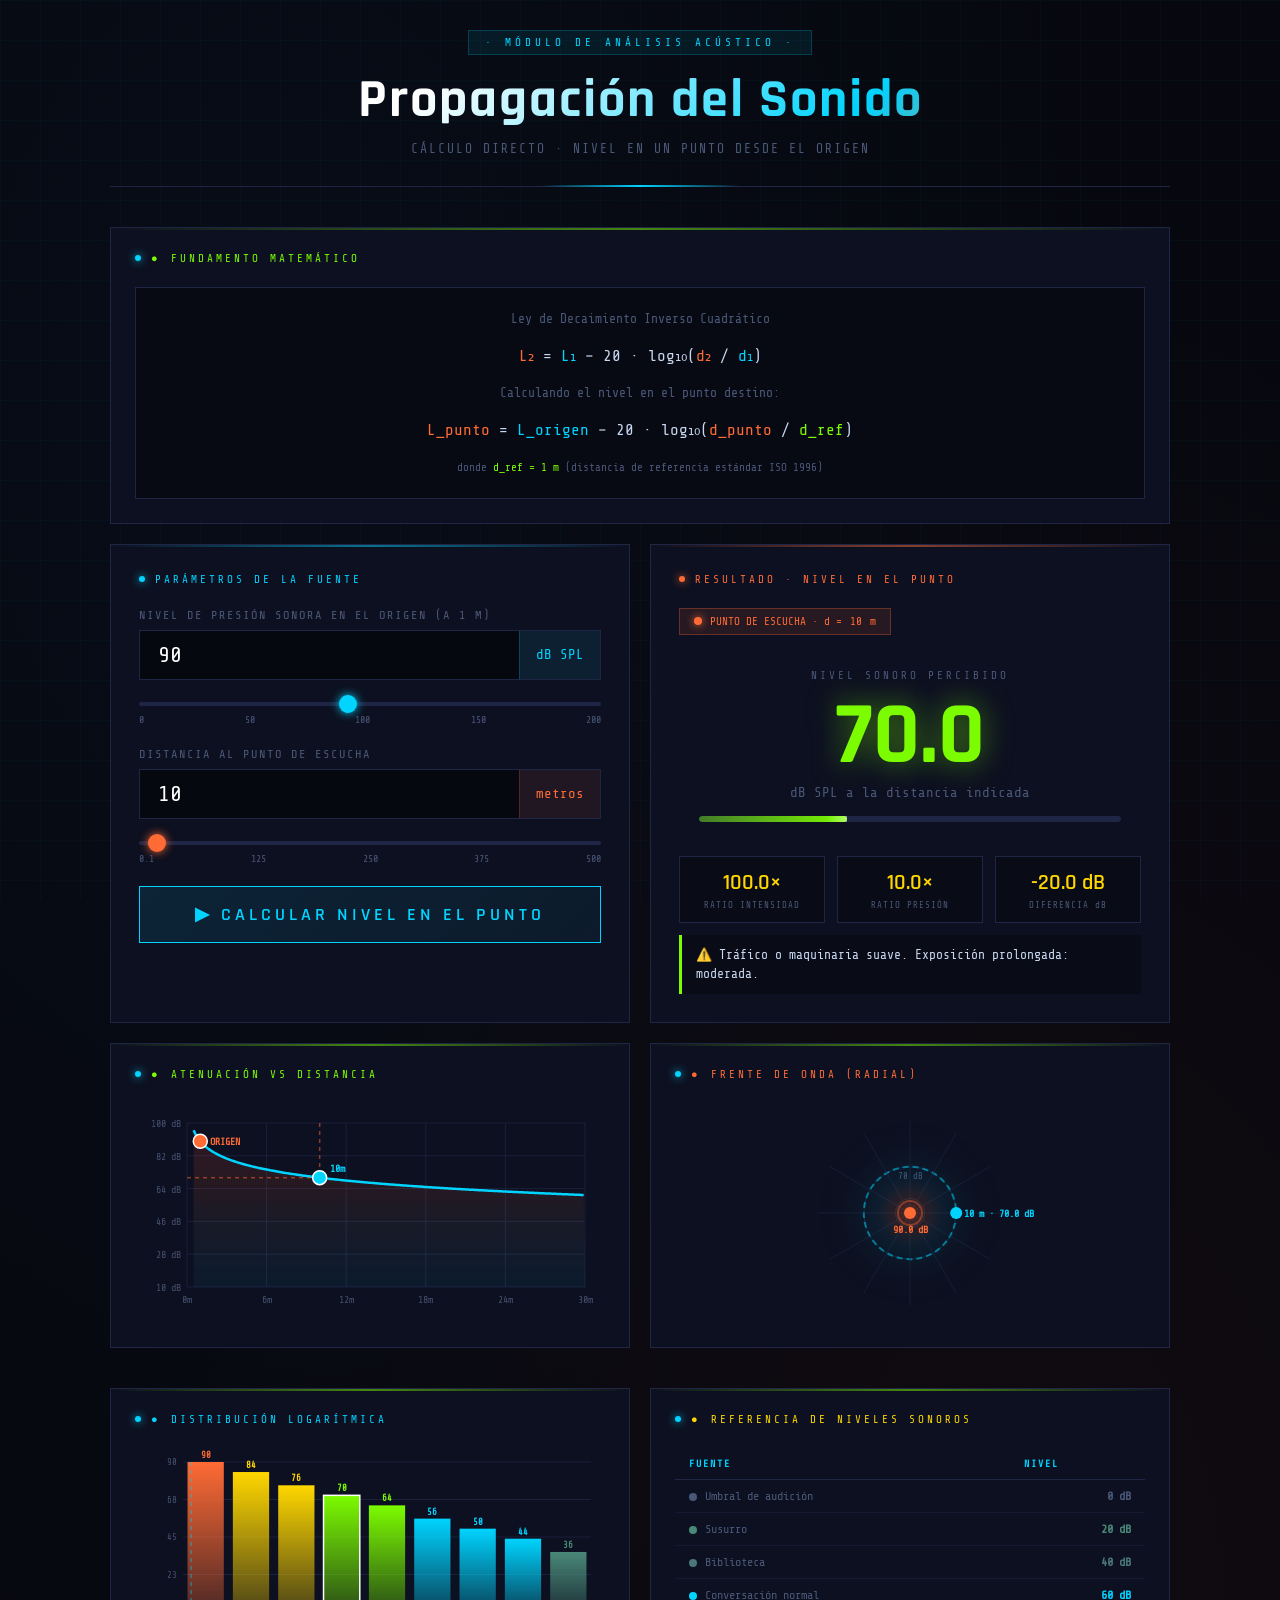
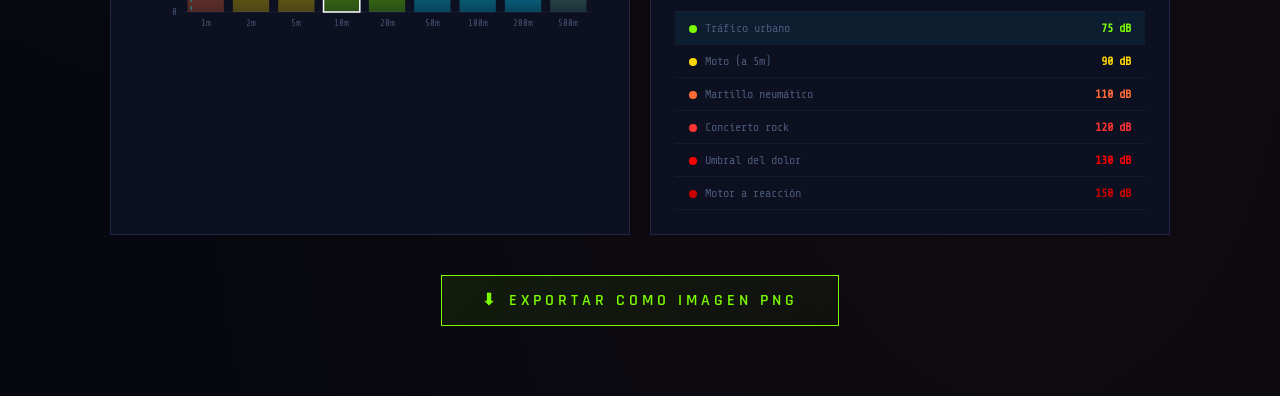
<file: mediciones_sonido/sonido-en-punto.html>
<!DOCTYPE html>
<html lang="es">
<head>
<meta charset="UTF-8">
<meta name="viewport" content="width=device-width, initial-scale=1.0">
<title>Propagación del Sonido · Nivel en un Punto</title>
<link href="https://fonts.googleapis.com/css2?family=Rajdhani:wght@300;400;500;600;700&family=Share+Tech+Mono&family=Exo+2:wght@200;300;400;600&display=swap" rel="stylesheet">
<style>
  :root {
    --bg: #07080f;
    --panel: #0d1020;
    --panel2: #111528;
    --border: #1e2545;
    --accent: #00d4ff;
    --accent2: #ff6b35;
    --accent3: #7cfc00;
    --gold: #ffd700;
    --text: #c8d8f0;
    --text-dim: #4a5878;
    --glow: 0 0 20px rgba(0,212,255,0.3);
    --glow2: 0 0 20px rgba(255,107,53,0.3);
  }

  * { margin: 0; padding: 0; box-sizing: border-box; }

  body {
    background: var(--bg);
    color: var(--text);
    font-family: 'Exo 2', sans-serif;
    min-height: 100vh;
    overflow-x: hidden;
    background-image:
      radial-gradient(ellipse at 20% 20%, rgba(0,100,180,0.05) 0%, transparent 60%),
      radial-gradient(ellipse at 80% 80%, rgba(255,80,30,0.04) 0%, transparent 60%);
  }

  /* GRID DE FONDO */
  body::before {
    content: '';
    position: fixed;
    inset: 0;
    background-image:
      linear-gradient(rgba(0,212,255,0.03) 1px, transparent 1px),
      linear-gradient(90deg, rgba(0,212,255,0.03) 1px, transparent 1px);
    background-size: 40px 40px;
    pointer-events: none;
    z-index: 0;
  }

  .container {
    max-width: 1100px;
    margin: 0 auto;
    padding: 30px 20px 60px;
    position: relative;
    z-index: 1;
  }

  /* HEADER */
  header {
    text-align: center;
    margin-bottom: 40px;
    padding-bottom: 30px;
    border-bottom: 1px solid var(--border);
    position: relative;
  }
  header::after {
    content: '';
    position: absolute;
    bottom: -1px;
    left: 50%;
    transform: translateX(-50%);
    width: 200px;
    height: 2px;
    background: linear-gradient(90deg, transparent, var(--accent), transparent);
  }

  .badge {
    display: inline-block;
    font-family: 'Share Tech Mono', monospace;
    font-size: 11px;
    letter-spacing: 4px;
    color: var(--accent);
    background: rgba(0,212,255,0.08);
    border: 1px solid rgba(0,212,255,0.2);
    padding: 5px 16px;
    margin-bottom: 16px;
    text-transform: uppercase;
  }

  h1 {
    font-family: 'Rajdhani', sans-serif;
    font-size: clamp(2rem, 5vw, 3.4rem);
    font-weight: 700;
    letter-spacing: 2px;
    line-height: 1.1;
    background: linear-gradient(135deg, #fff 30%, var(--accent) 70%, var(--accent2) 100%);
    -webkit-background-clip: text;
    -webkit-text-fill-color: transparent;
    background-clip: text;
  }

  .subtitle {
    margin-top: 10px;
    font-size: 13px;
    color: var(--text-dim);
    letter-spacing: 2px;
    font-family: 'Share Tech Mono', monospace;
  }

  /* LAYOUT PRINCIPAL */
  .main-grid {
    display: grid;
    grid-template-columns: 1fr 1fr;
    gap: 20px;
    margin-bottom: 20px;
  }
  @media(max-width: 700px) { .main-grid { grid-template-columns: 1fr; } }

  /* PANELES */
  .panel {
    background: var(--panel);
    border: 1px solid var(--border);
    padding: 28px;
    position: relative;
    overflow: hidden;
  }
  .panel::before {
    content: '';
    position: absolute;
    top: 0; left: 0; right: 0;
    height: 2px;
    background: linear-gradient(90deg, transparent, var(--accent), transparent);
    opacity: 0.5;
  }
  .panel.accent2::before {
    background: linear-gradient(90deg, transparent, var(--accent2), transparent);
  }
  .panel.accent3::before {
    background: linear-gradient(90deg, transparent, var(--accent3), transparent);
  }

  .panel-title {
    font-family: 'Share Tech Mono', monospace;
    font-size: 11px;
    letter-spacing: 3px;
    color: var(--accent);
    text-transform: uppercase;
    margin-bottom: 22px;
    display: flex;
    align-items: center;
    gap: 10px;
  }
  .panel-title::before {
    content: '';
    width: 6px; height: 6px;
    background: var(--accent);
    border-radius: 50%;
    box-shadow: 0 0 8px var(--accent);
    flex-shrink: 0;
  }
  .panel.accent2 .panel-title { color: var(--accent2); }
  .panel.accent2 .panel-title::before { background: var(--accent2); box-shadow: 0 0 8px var(--accent2); }
  .panel.accent3 .panel-title { color: var(--accent3); }
  .panel.accent3 .panel-title::before { background: var(--accent3); box-shadow: 0 0 8px var(--accent3); }

  /* INPUTS */
  .input-group {
    margin-bottom: 22px;
  }
  .input-label {
    display: block;
    font-size: 12px;
    letter-spacing: 2px;
    color: var(--text-dim);
    margin-bottom: 8px;
    font-family: 'Share Tech Mono', monospace;
    text-transform: uppercase;
  }
  .input-row {
    display: flex;
    align-items: stretch;
    gap: 0;
  }
  .input-field {
    flex: 1;
    background: rgba(0,0,0,0.5);
    border: 1px solid var(--border);
    border-right: none;
    color: #fff;
    font-family: 'Share Tech Mono', monospace;
    font-size: 22px;
    padding: 12px 18px;
    outline: none;
    transition: border-color 0.2s, box-shadow 0.2s;
    -moz-appearance: textfield;
  }
  .input-field::-webkit-outer-spin-button,
  .input-field::-webkit-inner-spin-button { -webkit-appearance: none; }
  .input-field:focus {
    border-color: var(--accent);
    box-shadow: inset 0 0 15px rgba(0,212,255,0.05), 0 0 10px rgba(0,212,255,0.15);
  }
  .input-unit {
    background: rgba(0,212,255,0.08);
    border: 1px solid var(--border);
    border-left: 1px solid rgba(0,212,255,0.2);
    padding: 12px 16px;
    font-family: 'Share Tech Mono', monospace;
    font-size: 14px;
    color: var(--accent);
    display: flex;
    align-items: center;
    white-space: nowrap;
  }

  /* SLIDER */
  .slider-wrap {
    margin-top: 10px;
  }
  input[type="range"] {
    -webkit-appearance: none;
    width: 100%;
    height: 4px;
    background: var(--border);
    outline: none;
    border-radius: 2px;
    cursor: pointer;
  }
  input[type="range"]::-webkit-slider-thumb {
    -webkit-appearance: none;
    width: 18px; height: 18px;
    background: var(--accent);
    border-radius: 50%;
    box-shadow: 0 0 10px var(--accent);
    cursor: pointer;
    transition: transform 0.1s;
  }
  input[type="range"]::-webkit-slider-thumb:hover { transform: scale(1.2); }
  input[type="range"].orange::-webkit-slider-thumb { background: var(--accent2); box-shadow: 0 0 10px var(--accent2); }
  .slider-marks {
    display: flex;
    justify-content: space-between;
    margin-top: 5px;
    font-family: 'Share Tech Mono', monospace;
    font-size: 10px;
    color: var(--text-dim);
  }

  /* BOTÓN */
  .calc-btn {
    width: 100%;
    background: linear-gradient(135deg, rgba(0,212,255,0.1), rgba(0,212,255,0.05));
    border: 1px solid var(--accent);
    color: var(--accent);
    font-family: 'Rajdhani', sans-serif;
    font-size: 18px;
    font-weight: 600;
    letter-spacing: 4px;
    padding: 16px;
    cursor: pointer;
    text-transform: uppercase;
    transition: all 0.2s;
    position: relative;
    overflow: hidden;
  }
  .calc-btn::before {
    content: '';
    position: absolute;
    top: 50%; left: -100%;
    width: 100%; height: 100%;
    background: linear-gradient(90deg, transparent, rgba(0,212,255,0.15), transparent);
    transform: translateY(-50%);
    transition: left 0.4s;
  }
  .calc-btn:hover { background: rgba(0,212,255,0.15); box-shadow: var(--glow); }
  .calc-btn:hover::before { left: 100%; }
  .calc-btn:active { transform: scale(0.99); }

  /* RESULTADO */
  .result-display {
    text-align: center;
    padding: 20px;
  }
  .result-label {
    font-family: 'Share Tech Mono', monospace;
    font-size: 11px;
    letter-spacing: 3px;
    color: var(--text-dim);
    text-transform: uppercase;
    margin-bottom: 10px;
  }
  .result-value {
    font-family: 'Rajdhani', sans-serif;
    font-size: clamp(3rem, 8vw, 5.5rem);
    font-weight: 700;
    line-height: 1;
    transition: all 0.5s;
    position: relative;
  }
  .result-value.cyan { color: var(--accent); text-shadow: 0 0 30px rgba(0,212,255,0.5); }
  .result-value.orange { color: var(--accent2); text-shadow: 0 0 30px rgba(255,107,53,0.5); }
  .result-value.green { color: var(--accent3); text-shadow: 0 0 30px rgba(124,252,0,0.5); }
  .result-value.red { color: #ff3333; text-shadow: 0 0 30px rgba(255,51,51,0.5); }
  .result-unit {
    font-family: 'Share Tech Mono', monospace;
    font-size: 14px;
    color: var(--text-dim);
    margin-top: 5px;
  }

  .meter-bar {
    height: 6px;
    background: var(--border);
    border-radius: 3px;
    margin-top: 16px;
    overflow: hidden;
    position: relative;
  }
  .meter-fill {
    height: 100%;
    border-radius: 3px;
    transition: width 0.8s cubic-bezier(0.25, 1, 0.5, 1), background 0.5s;
    width: 0%;
    position: relative;
  }
  .meter-fill::after {
    content: '';
    position: absolute;
    right: 0; top: 0; bottom: 0;
    width: 20px;
    background: linear-gradient(90deg, transparent, rgba(255,255,255,0.4));
  }

  /* INTERPRETACIÓN */
  .interpretation {
    margin-top: 12px;
    padding: 10px 14px;
    background: rgba(0,0,0,0.3);
    border-left: 3px solid var(--accent);
    font-size: 13px;
    font-family: 'Share Tech Mono', monospace;
    color: var(--text);
    line-height: 1.5;
    transition: border-color 0.3s;
  }

  /* FORMULA */
  .formula-box {
    background: rgba(0,0,0,0.4);
    border: 1px solid var(--border);
    padding: 18px;
    font-family: 'Share Tech Mono', monospace;
    font-size: 13px;
    color: var(--text-dim);
    line-height: 2;
    text-align: center;
  }
  .formula-box .eq {
    font-size: 16px;
    color: var(--text);
    margin: 8px 0;
    display: block;
  }
  .formula-box span.hl { color: var(--accent); }
  .formula-box span.hl2 { color: var(--accent2); }
  .formula-box span.hl3 { color: var(--accent3); }

  /* CANVAS */
  canvas {
    width: 100%;
    display: block;
    background: transparent;
  }

  .chart-panel {
    background: var(--panel);
    border: 1px solid var(--border);
    padding: 24px;
    margin-bottom: 20px;
    position: relative;
  }
  .chart-panel::before {
    content: '';
    position: absolute;
    top: 0; left: 0; right: 0;
    height: 2px;
    background: linear-gradient(90deg, transparent, var(--accent3), transparent);
    opacity: 0.5;
  }

  .charts-grid {
    display: grid;
    grid-template-columns: 1fr 1fr;
    gap: 20px;
    margin-bottom: 20px;
  }
  @media(max-width: 700px) { .charts-grid { grid-template-columns: 1fr; } }

  /* TABLA DE REFERENCIA */
  .ref-table {
    width: 100%;
    border-collapse: collapse;
    font-family: 'Share Tech Mono', monospace;
    font-size: 12px;
  }
  .ref-table th {
    text-align: left;
    padding: 10px 14px;
    color: var(--accent);
    border-bottom: 1px solid var(--border);
    letter-spacing: 2px;
    font-size: 10px;
    text-transform: uppercase;
  }
  .ref-table td {
    padding: 9px 14px;
    border-bottom: 1px solid rgba(30,37,69,0.5);
    color: var(--text-dim);
    transition: color 0.3s;
  }
  .ref-table tr:hover td { color: var(--text); background: rgba(0,212,255,0.03); }
  .ref-table td:last-child { text-align: right; }
  .dot {
    display: inline-block;
    width: 8px; height: 8px;
    border-radius: 50%;
    margin-right: 8px;
    vertical-align: middle;
  }

  /* ONDAS ANIMADAS */
  .wave-visual {
    position: relative;
    height: 80px;
    overflow: hidden;
    margin: 16px 0;
  }

  /* INDICADOR DE RATIO */
  .ratio-display {
    display: flex;
    gap: 12px;
    margin-top: 14px;
  }
  .ratio-item {
    flex: 1;
    background: rgba(0,0,0,0.3);
    border: 1px solid var(--border);
    padding: 12px;
    text-align: center;
  }
  .ratio-item .r-val {
    font-family: 'Rajdhani', sans-serif;
    font-size: 22px;
    font-weight: 600;
    color: var(--gold);
  }
  .ratio-item .r-label {
    font-family: 'Share Tech Mono', monospace;
    font-size: 9px;
    color: var(--text-dim);
    letter-spacing: 1px;
    margin-top: 3px;
  }

  .full-panel {
    grid-column: 1 / -1;
  }

  /* BOTÓN EXPORTAR */
  .export-btn {
    display: inline-flex;
    align-items: center;
    gap: 10px;
    background: linear-gradient(135deg, rgba(124,252,0,0.08), rgba(124,252,0,0.03));
    border: 1px solid var(--accent3);
    color: var(--accent3);
    font-family: 'Rajdhani', sans-serif;
    font-size: 16px;
    font-weight: 600;
    letter-spacing: 4px;
    padding: 14px 40px;
    cursor: pointer;
    text-transform: uppercase;
    transition: all 0.25s;
    position: relative;
    overflow: hidden;
  }
  .export-btn::before {
    content: '';
    position: absolute;
    top: 50%; left: -100%;
    width: 100%; height: 100%;
    background: linear-gradient(90deg, transparent, rgba(124,252,0,0.12), transparent);
    transform: translateY(-50%);
    transition: left 0.4s;
  }
  .export-btn:hover { background: rgba(124,252,0,0.12); box-shadow: 0 0 20px rgba(124,252,0,0.25); }
  .export-btn:hover::before { left: 100%; }
  .export-btn:active { transform: scale(0.99); }
  .export-btn:disabled { opacity: 0.5; cursor: not-allowed; }
  .export-btn.loading { animation: pulse-border 0.8s infinite; }

  /* ANIMACIÓN PULSO */
  @keyframes pulse-border {
    0%, 100% { opacity: 0.5; }
    50% { opacity: 1; }
  }
  @keyframes fade-in-up {
    from { opacity: 0; transform: translateY(10px); }
    to { opacity: 1; transform: translateY(0); }
  }
  .animated { animation: fade-in-up 0.4s ease forwards; }

  /* PUNTO ORIGEN INDICADOR */
  .origin-badge {
    display: inline-flex;
    align-items: center;
    gap: 8px;
    background: rgba(255,107,53,0.1);
    border: 1px solid rgba(255,107,53,0.3);
    padding: 6px 14px;
    font-family: 'Share Tech Mono', monospace;
    font-size: 11px;
    color: var(--accent2);
    margin-bottom: 14px;
  }
  .origin-dot {
    width: 8px; height: 8px;
    background: var(--accent2);
    border-radius: 50%;
    animation: pulse-border 1.5s infinite;
    box-shadow: 0 0 8px var(--accent2);
  }
</style>
</head>
<body>
<div class="container">

  <header>
    <div class="badge">· MÓDULO DE ANÁLISIS ACÚSTICO ·</div>
    <h1>Propagación del Sonido</h1>
    <p class="subtitle">CÁLCULO DIRECTO · NIVEL EN UN PUNTO DESDE EL ORIGEN</p>
  </header>

  <!-- FÓRMULA -->
  <div class="chart-panel" style="margin-bottom:20px;">
    <div class="panel-title" style="color:var(--accent3)">
      <span style="color:var(--accent3)">●</span> FUNDAMENTO MATEMÁTICO
    </div>
    <div class="formula-box">
      <span>Ley de Decaimiento Inverso Cuadrático</span>
      <span class="eq">
        <span class="hl2">L₂</span> = <span class="hl">L₁</span> − 20 · log₁₀(<span class="hl2">d₂</span> / <span class="hl">d₁</span>)
      </span>
      <span>Calculando el nivel en el punto destino:</span>
      <span class="eq">
        <span class="hl2">L_punto</span> = <span class="hl">L_origen</span> − 20 · log₁₀(<span class="hl2">d_punto</span> / <span class="hl3">d_ref</span>)
      </span>
      <span style="font-size:11px">donde <span class="hl3">d_ref = 1 m</span> (distancia de referencia estándar ISO 1996)</span>
    </div>
  </div>

  <!-- INPUTS + RESULTADO -->
  <div class="main-grid">
    <!-- PANEL DE ENTRADA -->
    <div class="panel">
      <div class="panel-title">PARÁMETROS DE LA FUENTE</div>

      <div class="input-group">
        <label class="input-label">Nivel de Presión Sonora en el Origen (a 1 m)</label>
        <div class="input-row">
          <input class="input-field" type="number" id="db-input" value="90" min="0" max="200" step="0.5">
          <div class="input-unit">dB SPL</div>
        </div>
        <div class="slider-wrap">
          <input type="range" id="db-slider" min="0" max="200" step="0.5" value="90">
          <div class="slider-marks"><span>0</span><span>50</span><span>100</span><span>150</span><span>200</span></div>
        </div>
      </div>

      <div class="input-group">
        <label class="input-label">Distancia al Punto de Escucha</label>
        <div class="input-row">
          <input class="input-field" type="number" id="dist-input" value="10" min="0.1" max="1000" step="0.1">
          <div class="input-unit" style="color:var(--accent2);background:rgba(255,107,53,0.08);border-left-color:rgba(255,107,53,0.2)">metros</div>
        </div>
        <div class="slider-wrap">
          <input type="range" class="orange" id="dist-slider" min="0.1" max="500" step="0.1" value="10">
          <div class="slider-marks"><span>0.1</span><span>125</span><span>250</span><span>375</span><span>500</span></div>
        </div>
      </div>

      <button class="calc-btn" onclick="calculate()">▶ CALCULAR NIVEL EN EL PUNTO</button>
    </div>

    <!-- PANEL DE RESULTADO -->
    <div class="panel accent2">
      <div class="panel-title">RESULTADO · NIVEL EN EL PUNTO</div>
      <div class="origin-badge"><div class="origin-dot"></div> PUNTO DE ESCUCHA · d = <span id="dist-badge">10</span> m</div>

      <div class="result-display">
        <div class="result-label">Nivel Sonoro Percibido</div>
        <div class="result-value cyan" id="result-db">—</div>
        <div class="result-unit">dB SPL a la distancia indicada</div>
        <div class="meter-bar"><div class="meter-fill" id="meter-fill"></div></div>
      </div>

      <div class="ratio-display">
        <div class="ratio-item">
          <div class="r-val" id="ratio-intensidad">—</div>
          <div class="r-label">RATIO INTENSIDAD</div>
        </div>
        <div class="ratio-item">
          <div class="r-val" id="ratio-presion">—</div>
          <div class="r-label">RATIO PRESIÓN</div>
        </div>
        <div class="ratio-item">
          <div class="r-val" id="delta-db">—</div>
          <div class="r-label">DIFERENCIA dB</div>
        </div>
      </div>

      <div class="interpretation" id="interpretation">
        Ingresá los valores y presioná CALCULAR
      </div>
    </div>
  </div>

  <!-- GRÁFICOS -->
  <div class="charts-grid">
    <div class="chart-panel">
      <div class="panel-title" style="color:var(--accent3)"><span style="color:var(--accent3)">●</span> ATENUACIÓN vs DISTANCIA</div>
      <canvas id="chart-decay" height="220"></canvas>
    </div>
    <div class="chart-panel">
      <div class="panel-title" style="color:var(--accent2)"><span style="color:var(--accent2)">●</span> FRENTE DE ONDA (RADIAL)</div>
      <canvas id="chart-wave" height="220"></canvas>
    </div>
  </div>

  <div class="charts-grid">
    <div class="chart-panel">
      <div class="panel-title"><span>●</span> DISTRIBUCIÓN LOGARÍTMICA</div>
      <canvas id="chart-bar" height="200"></canvas>
    </div>
    <div class="chart-panel">
      <div class="panel-title" style="color:var(--gold)"><span style="color:var(--gold)">●</span> REFERENCIA DE NIVELES SONOROS</div>
      <div style="overflow-x:auto;">
        <table class="ref-table" id="ref-table">
          <thead><tr><th>Fuente</th><th>Nivel</th></tr></thead>
          <tbody></tbody>
        </table>
      </div>
    </div>
  </div>

  <!-- BOTÓN EXPORTAR -->
  <div style="text-align:center; margin-top:10px; padding-bottom:10px;">
    <button class="export-btn" id="export-btn" onclick="exportImage()">
      <span id="export-icon">⬇</span> <span id="export-label">EXPORTAR COMO IMAGEN PNG</span>
    </button>
  </div>

</div>

<script>
// ─── ESTADO ───────────────────────────────────────────────────────────────────
let currentDb = 90, currentDist = 10, currentResult = null;

// ─── SINCRONIZACIÓN INPUTS / SLIDERS ─────────────────────────────────────────
const dbInput = document.getElementById('db-input');
const dbSlider = document.getElementById('db-slider');
const distInput = document.getElementById('dist-input');
const distSlider = document.getElementById('dist-slider');

dbInput.addEventListener('input', () => { dbSlider.value = dbInput.value; calculate(); });
dbSlider.addEventListener('input', () => { dbInput.value = dbSlider.value; calculate(); });
distInput.addEventListener('input', () => { distSlider.value = distInput.value; calculate(); });
distSlider.addEventListener('input', () => { distInput.value = distSlider.value; calculate(); });

// ─── TABLA DE REFERENCIAS ────────────────────────────────────────────────────
const REF = [
  { src: 'Umbral de audición', db: 0,   color: '#4a5878' },
  { src: 'Susurro', db: 20,  color: '#4a8878' },
  { src: 'Biblioteca',        db: 40,  color: '#4a7878' },
  { src: 'Conversación normal',db: 60, color: '#00d4ff' },
  { src: 'Tráfico urbano',    db: 75,  color: '#7cfc00' },
  { src: 'Moto (a 5m)',       db: 90,  color: '#ffd700' },
  { src: 'Martillo neumático',db: 110, color: '#ff6b35' },
  { src: 'Concierto rock',    db: 120, color: '#ff3333' },
  { src: 'Umbral del dolor',  db: 130, color: '#ff0000' },
  { src: 'Motor a reacción',  db: 150, color: '#cc0000' },
];

function getColorForDb(db) {
  if (db < 40)  return '#4a8878';
  if (db < 60)  return '#00d4ff';
  if (db < 75)  return '#7cfc00';
  if (db < 90)  return '#ffd700';
  if (db < 110) return '#ff6b35';
  if (db < 130) return '#ff3333';
  return '#cc0000';
}

function getInterpretation(db) {
  if (db < 0)   return { text: 'Por debajo del umbral de audición humana.', cls: 'cyan' };
  if (db < 30)  return { text: '🔕 Silencio casi absoluto. Ambiente anecóico.', cls: 'cyan' };
  if (db < 50)  return { text: '🤫 Ambiente muy silencioso. Biblioteca o dormitorio.', cls: 'cyan' };
  if (db < 70)  return { text: '🗣️ Conversación normal. Zona de confort auditivo.', cls: 'green' };
  if (db < 85)  return { text: '⚠️ Tráfico o maquinaria suave. Exposición prolongada: moderada.', cls: 'green' };
  if (db < 100) return { text: '🔊 Nivel alto. Exposición continua puede causar daños.', cls: 'orange' };
  if (db < 120) return { text: '⚠️ RIESGO AUDITIVO. Usar protección obligatoria.', cls: 'orange' };
  if (db < 140) return { text: '🚨 PELIGROSO. Umbral del dolor. Daño inmediato posible.', cls: 'red' };
  return { text: '☢️ EXTREMADAMENTE PELIGROSO. Daño auditivo instantáneo.', cls: 'red' };
}

// Llenar tabla de referencia
(function fillTable() {
  const tbody = document.querySelector('#ref-table tbody');
  REF.forEach(r => {
    const tr = document.createElement('tr');
    tr.innerHTML = `
      <td><span class="dot" style="background:${r.color}"></span>${r.src}</td>
      <td style="color:${r.color};font-weight:600">${r.db} dB</td>`;
    tbody.appendChild(tr);
  });
})();

// ─── CÁLCULO PRINCIPAL ────────────────────────────────────────────────────────
function calculate() {
  const dBOrigenInput = parseFloat(dbInput.value);
  const dist = parseFloat(distInput.value);

  if (isNaN(dBOrigenInput) || isNaN(dist) || dist <= 0) return;

  // L_punto = L_origen - 20·log10(d/1)
  const dRef = 1;
  const dBPunto = dBOrigenInput - 20 * Math.log10(dist / dRef);
  const delta = dBPunto - dBOrigenInput;

  currentDb = dBOrigenInput;
  currentDist = dist;
  currentResult = dBPunto;

  document.getElementById('dist-badge').textContent = dist;

  // Actualizar display
  const resEl = document.getElementById('result-db');
  resEl.textContent = dBPunto.toFixed(1);
  const interp = getInterpretation(dBPunto);
  resEl.className = `result-value ${interp.cls} animated`;

  // Meter bar
  const fill = document.getElementById('meter-fill');
  const pct = Math.min(100, Math.max(0, (dBPunto / 200) * 100));
  const mColor = getColorForDb(dBPunto);
  fill.style.width = pct + '%';
  fill.style.background = `linear-gradient(90deg, ${mColor}66, ${mColor})`;

  // Ratios
  const ratioI = Math.pow(dist / dRef, 2).toFixed(1) + '×';
  const ratioP = (dist / dRef).toFixed(1) + '×';
  document.getElementById('ratio-intensidad').textContent = ratioI;
  document.getElementById('ratio-presion').textContent = ratioP;
  document.getElementById('delta-db').textContent = delta.toFixed(1) + ' dB';

  // Interpretación
  const interpBox = document.getElementById('interpretation');
  interpBox.textContent = interp.text;
  interpBox.style.borderLeftColor = getColorForDb(dBPunto);

  // Actualizar tabla (resaltar fila más cercana)
  highlightRef(dBPunto);

  // Dibujar gráficos
  drawDecayChart();
  drawWaveChart();
  drawBarChart();
}

function highlightRef(db) {
  const rows = document.querySelectorAll('#ref-table tbody tr');
  let closest = -1, minDiff = Infinity;
  REF.forEach((r, i) => {
    const d = Math.abs(r.db - db);
    if (d < minDiff) { minDiff = d; closest = i; }
  });
  rows.forEach((r, i) => {
    r.style.background = i === closest ? 'rgba(0,212,255,0.07)' : '';
  });
}

// ─── GRÁFICO 1: DECAIMIENTO vs DISTANCIA ─────────────────────────────────────
function drawDecayChart() {
  const canvas = document.getElementById('chart-decay');
  const ctx = canvas.getContext('2d');
  const W = canvas.width = canvas.offsetWidth * window.devicePixelRatio;
  const H = canvas.height = 220 * window.devicePixelRatio;
  const sc = window.devicePixelRatio;
  ctx.clearRect(0, 0, W, H);

  const pad = { t: 20*sc, r: 20*sc, b: 36*sc, l: 52*sc };
  const cW = W - pad.l - pad.r;
  const cH = H - pad.t - pad.b;

  const dbOri = currentDb;
  const maxDist = Math.max(currentDist * 2.5, 30);
  const dbMax = Math.ceil((dbOri + 5) / 10) * 10;
  const dbMin = Math.max(0, Math.floor((dbOri - 80) / 10) * 10);

  // Grid
  ctx.strokeStyle = 'rgba(30,37,69,0.8)';
  ctx.lineWidth = 1;
  for (let i = 0; i <= 5; i++) {
    const y = pad.t + (cH / 5) * i;
    ctx.beginPath(); ctx.moveTo(pad.l, y); ctx.lineTo(pad.l + cW, y);
    ctx.stroke();
    const val = dbMax - ((dbMax - dbMin) / 5) * i;
    ctx.fillStyle = 'rgba(74,88,120,0.9)';
    ctx.font = `${10*sc}px Share Tech Mono`;
    ctx.textAlign = 'right';
    ctx.fillText(val.toFixed(0) + ' dB', pad.l - 6*sc, y + 4*sc);
  }
  for (let i = 0; i <= 5; i++) {
    const x = pad.l + (cW / 5) * i;
    ctx.beginPath(); ctx.moveTo(x, pad.t); ctx.lineTo(x, pad.t + cH);
    ctx.stroke();
    const val = (maxDist / 5) * i;
    ctx.fillStyle = 'rgba(74,88,120,0.9)';
    ctx.textAlign = 'center';
    ctx.fillText(val.toFixed(0) + 'm', x, pad.t + cH + 16*sc);
  }

  // Zonas de peligro (fondo)
  function dbToY(db) {
    return pad.t + cH - ((db - dbMin) / (dbMax - dbMin)) * cH;
  }
  function distToX(d) {
    return pad.l + (d / maxDist) * cW;
  }

  // Área rellena bajo la curva
  const gradient = ctx.createLinearGradient(0, pad.t, 0, pad.t + cH);
  gradient.addColorStop(0, 'rgba(255,51,51,0.15)');
  gradient.addColorStop(0.4, 'rgba(255,107,53,0.1)');
  gradient.addColorStop(1, 'rgba(0,212,255,0.05)');

  ctx.beginPath();
  ctx.moveTo(distToX(0.5), dbToY(dbOri));
  let firstX = distToX(0.5), firstY = dbToY(dbOri);
  for (let d = 0.5; d <= maxDist; d += maxDist / 200) {
    const db = dbOri + 20 * Math.log10(1 / d);
    const x = distToX(d);
    const y = dbToY(db);
    ctx.lineTo(x, y);
  }
  ctx.lineTo(distToX(maxDist), pad.t + cH);
  ctx.lineTo(firstX, pad.t + cH);
  ctx.closePath();
  ctx.fillStyle = gradient;
  ctx.fill();

  // Curva principal
  ctx.beginPath();
  ctx.moveTo(firstX, firstY);
  let first = true;
  for (let d = 0.5; d <= maxDist; d += maxDist / 300) {
    const db = dbOri + 20 * Math.log10(1 / d);
    const x = distToX(d);
    const y = dbToY(db);
    if (y < pad.t) continue;
    if (first) { ctx.moveTo(x, y); first = false; } else ctx.lineTo(x, y);
  }
  ctx.strokeStyle = '#00d4ff';
  ctx.lineWidth = 2.5 * sc;
  ctx.stroke();

  // Punto en el destino (resultado)
  const xM = distToX(currentDist);
  const yM = dbToY(currentResult);
  // Líneas punteadas
  ctx.setLineDash([4*sc, 4*sc]);
  ctx.strokeStyle = 'rgba(255,107,53,0.5)';
  ctx.lineWidth = 1.5*sc;
  ctx.beginPath(); ctx.moveTo(xM, pad.t); ctx.lineTo(xM, yM); ctx.stroke();
  ctx.beginPath(); ctx.moveTo(pad.l, yM); ctx.lineTo(xM, yM); ctx.stroke();
  ctx.setLineDash([]);

  // Punto origen (d=1)
  const xO = distToX(1);
  const yO = dbToY(dbOri);
  ctx.beginPath();
  ctx.arc(xO, yO, 7*sc, 0, Math.PI*2);
  ctx.fillStyle = '#ff6b35';
  ctx.fill();
  ctx.strokeStyle = '#fff';
  ctx.lineWidth = 1.5*sc;
  ctx.stroke();
  ctx.fillStyle = '#ff6b35';
  ctx.font = `bold ${10*sc}px Share Tech Mono`;
  ctx.textAlign = 'left';
  ctx.fillText('ORIGEN', xO + 10*sc, yO + 4*sc);

  // Punto destino
  ctx.beginPath();
  ctx.arc(xM, yM, 7*sc, 0, Math.PI*2);
  ctx.fillStyle = '#00d4ff';
  ctx.fill();
  ctx.strokeStyle = '#fff';
  ctx.lineWidth = 1.5*sc;
  ctx.stroke();
  ctx.fillStyle = '#00d4ff';
  ctx.font = `bold ${10*sc}px Share Tech Mono`;
  ctx.textAlign = 'left';
  ctx.fillText(`${currentDist}m`, xM + 10*sc, yM - 6*sc);
}

// ─── GRÁFICO 2: FRENTE DE ONDA RADIAL ────────────────────────────────────────
function drawWaveChart() {
  const canvas = document.getElementById('chart-wave');
  const ctx = canvas.getContext('2d');
  const W = canvas.width = canvas.offsetWidth * window.devicePixelRatio;
  const H = canvas.height = 220 * window.devicePixelRatio;
  const sc = window.devicePixelRatio;
  ctx.clearRect(0, 0, W, H);

  const cx = W / 2, cy = H / 2;
  const dbOri = currentDb;
  const maxR = Math.min(W, H) * 0.42;
  const maxDist = Math.max(currentDist * 1.5, 20);

  // Ondas concéntricas (isofónicas)
  const levels = [10, 20, 30, 40, 50, 60, 70, 80];
  levels.forEach(lvl => {
    const dAtLvl = Math.pow(10, (dbOri - lvl) / 20);
    const r = (dAtLvl / maxDist) * maxR;
    if (r > 3 && r < maxR * 1.5) {
      ctx.beginPath();
      ctx.arc(cx, cy, Math.min(r, maxR), 0, Math.PI * 2);
      const alpha = 0.15 - (lvl / 80) * 0.1;
      ctx.strokeStyle = `rgba(0,212,255,${alpha + 0.08})`;
      ctx.lineWidth = 1 * sc;
      ctx.stroke();

      // Etiqueta dB
      if (r < maxR - 10*sc && r > 15*sc) {
        ctx.fillStyle = `rgba(74,88,120,0.9)`;
        ctx.font = `${9*sc}px Share Tech Mono`;
        ctx.textAlign = 'center';
        ctx.fillText(lvl + ' dB', cx, cy - r + 12*sc);
      }
    }
  });

  // Punto medición (círculo)
  const rM = (currentDist / maxDist) * maxR;
  ctx.beginPath();
  ctx.arc(cx, cy, Math.min(rM, maxR), 0, Math.PI * 2);
  ctx.strokeStyle = 'rgba(0,212,255,0.5)';
  ctx.lineWidth = 2 * sc;
  ctx.setLineDash([6*sc, 4*sc]);
  ctx.stroke();
  ctx.setLineDash([]);

  // Rayos
  for (let a = 0; a < Math.PI * 2; a += Math.PI / 6) {
    ctx.beginPath();
    ctx.moveTo(cx, cy);
    ctx.lineTo(cx + Math.cos(a) * maxR, cy + Math.sin(a) * maxR);
    ctx.strokeStyle = 'rgba(30,37,69,0.6)';
    ctx.lineWidth = 1 * sc;
    ctx.stroke();
  }

  // Gradiente de energía
  const grad = ctx.createRadialGradient(cx, cy, 0, cx, cy, maxR);
  grad.addColorStop(0, 'rgba(255,107,53,0.3)');
  grad.addColorStop(0.15, 'rgba(255,107,53,0.15)');
  grad.addColorStop(0.4, 'rgba(0,212,255,0.06)');
  grad.addColorStop(1, 'rgba(0,0,0,0)');
  ctx.beginPath();
  ctx.arc(cx, cy, maxR, 0, Math.PI * 2);
  ctx.fillStyle = grad;
  ctx.fill();

  // Punto origen
  ctx.beginPath();
  ctx.arc(cx, cy, 6*sc, 0, Math.PI * 2);
  ctx.fillStyle = '#ff6b35';
  ctx.fill();
  ctx.beginPath();
  ctx.arc(cx, cy, 12*sc, 0, Math.PI * 2);
  ctx.strokeStyle = 'rgba(255,107,53,0.4)';
  ctx.lineWidth = 2*sc;
  ctx.stroke();

  // Punto de medición en la derecha (0°)
  const pmX = cx + Math.min(rM, maxR);
  const pmY = cy;
  ctx.beginPath();
  ctx.arc(pmX, pmY, 6*sc, 0, Math.PI * 2);
  ctx.fillStyle = '#00d4ff';
  ctx.fill();

  // Etiqueta distancia y nivel en el punto destino
  ctx.fillStyle = '#00d4ff';
  ctx.font = `bold ${10*sc}px Share Tech Mono`;
  ctx.textAlign = 'left';
  ctx.fillText(`${currentDist} m · ${currentResult.toFixed(1)} dB`, pmX + 8*sc, pmY + 4*sc);

  // Eje dB en origen
  ctx.fillStyle = '#ff6b35';
  ctx.font = `bold ${10*sc}px Share Tech Mono`;
  ctx.textAlign = 'center';
  ctx.fillText(`${dbOri.toFixed(1)} dB`, cx, cy + 20*sc);
}

// ─── GRÁFICO 3: BARRAS LOGARÍTMICAS ──────────────────────────────────────────
function drawBarChart() {
  const canvas = document.getElementById('chart-bar');
  const ctx = canvas.getContext('2d');
  const W = canvas.width = canvas.offsetWidth * window.devicePixelRatio;
  const H = canvas.height = 200 * window.devicePixelRatio;
  const sc = window.devicePixelRatio;
  ctx.clearRect(0, 0, W, H);

  const pad = { t: 14*sc, r: 14*sc, b: 36*sc, l: 48*sc };
  const cW = W - pad.l - pad.r;
  const cH = H - pad.t - pad.b;

  const dbOri = currentDb;

  // Distancias para las barras
  const distances = [1, 2, 5, 10, 20, 50, 100, 200, 500];
  const values = distances.map(d => dbOri + 20 * Math.log10(1 / d));
  const maxVal = Math.max(...values, 20);
  const minVal = Math.min(0, ...values);

  const bW = cW / distances.length;

  // Grid
  for (let i = 0; i <= 4; i++) {
    const y = pad.t + (cH / 4) * i;
    ctx.beginPath(); ctx.moveTo(pad.l, y); ctx.lineTo(pad.l + cW, y);
    ctx.strokeStyle = 'rgba(30,37,69,0.8)';
    ctx.lineWidth = 1;
    ctx.stroke();
    const val = maxVal - ((maxVal - minVal) / 4) * i;
    ctx.fillStyle = 'rgba(74,88,120,0.9)';
    ctx.font = `${9*sc}px Share Tech Mono`;
    ctx.textAlign = 'right';
    ctx.fillText(val.toFixed(0), pad.l - 6*sc, y + 3*sc);
  }

  // Barras
  distances.forEach((d, i) => {
    const v = values[i];
    const barH = Math.max(0, ((v - minVal) / (maxVal - minVal)) * cH);
    const x = pad.l + i * bW + bW * 0.1;
    const bw = bW * 0.8;
    const y = pad.t + cH - barH;

    const color = getColorForDb(v);

    // Barra con gradiente
    const grad = ctx.createLinearGradient(0, y, 0, pad.t + cH);
    grad.addColorStop(0, color);
    grad.addColorStop(1, color + '44');
    ctx.fillStyle = grad;
    ctx.fillRect(x, y, bw, barH);

    // Resaltado punto medición
    if (Math.abs(d - currentDist) < d * 0.5) {
      ctx.strokeStyle = '#fff';
      ctx.lineWidth = 1.5*sc;
      ctx.strokeRect(x, y, bw, barH);
    }

    // Etiqueta distancia
    ctx.fillStyle = 'rgba(74,88,120,0.9)';
    ctx.font = `${9*sc}px Share Tech Mono`;
    ctx.textAlign = 'center';
    ctx.fillText(d < 1000 ? d + 'm' : (d/1000)+'km', x + bw/2, pad.t + cH + 14*sc);

    // Valor dB
    if (v > minVal + (maxVal - minVal) * 0.15 && v < 1000) {
      ctx.fillStyle = color;
      ctx.font = `bold ${9*sc}px Share Tech Mono`;
      ctx.fillText(v.toFixed(0), x + bw/2, y - 4*sc);
    }
  });

  // Línea punto de medición
  const xM = pad.l + (currentDist / distances[distances.length - 1]) * cW;
  if (xM > pad.l && xM < pad.l + cW) {
    ctx.beginPath();
    ctx.moveTo(xM, pad.t);
    ctx.lineTo(xM, pad.t + cH);
    ctx.setLineDash([4*sc, 4*sc]);
    ctx.strokeStyle = 'rgba(0,212,255,0.4)';
    ctx.lineWidth = 1.5*sc;
    ctx.stroke();
    ctx.setLineDash([]);
  }
}

// ─── REDIMENSIONADO ───────────────────────────────────────────────────────────
window.addEventListener('resize', () => {
  if (currentResult !== null) {
    drawDecayChart(); drawWaveChart(); drawBarChart();
  }
});

// ─── EXPORTAR COMO IMAGEN ─────────────────────────────────────────────────────
async function exportImage() {
  const btn = document.getElementById('export-btn');
  const labelEl = document.getElementById('export-label');
  const iconEl = document.getElementById('export-icon');

  btn.disabled = true;
  btn.classList.add('loading');
  labelEl.textContent = 'GENERANDO IMAGEN...';
  iconEl.textContent = '⏳';

  try {
    // Cargar html2canvas dinámicamente
    if (!window.html2canvas) {
      await new Promise((resolve, reject) => {
        const s = document.createElement('script');
        s.src = 'https://cdnjs.cloudflare.com/ajax/libs/html2canvas/1.4.1/html2canvas.min.js';
        s.onload = resolve;
        s.onerror = reject;
        document.head.appendChild(s);
      });
    }

    // Redibujar canvases con fondo sólido para la captura
    drawDecayChart(); drawWaveChart(); drawBarChart();

    const element = document.querySelector('.container');

    const canvas = await html2canvas(element, {
      backgroundColor: '#07080f',
      scale: 2,
      useCORS: true,
      allowTaint: true,
      logging: false,
      onclone: (doc) => {
        // Asegurar fondo correcto en el clon
        doc.body.style.background = '#07080f';
      }
    });

    // Descargar
    const link = document.createElement('a');
    const dbVal = document.getElementById('result-db').textContent;
    const ts = new Date().toISOString().slice(0,16).replace('T','-').replace(':','h');
    link.download = `sonido-punto-${dbVal.replace('—','calculadora')}dB-${ts}.png`;
    link.href = canvas.toDataURL('image/png', 1.0);
    link.click();

    labelEl.textContent = '✓ IMAGEN DESCARGADA';
    iconEl.textContent = '✅';
    setTimeout(() => {
      labelEl.textContent = 'EXPORTAR COMO IMAGEN PNG';
      iconEl.textContent = '⬇';
      btn.disabled = false;
      btn.classList.remove('loading');
    }, 2500);

  } catch (err) {
    console.error(err);
    labelEl.textContent = 'ERROR AL EXPORTAR';
    iconEl.textContent = '❌';
    setTimeout(() => {
      labelEl.textContent = 'EXPORTAR COMO IMAGEN PNG';
      iconEl.textContent = '⬇';
      btn.disabled = false;
      btn.classList.remove('loading');
    }, 2500);
  }
}

// ─── INICIO ───────────────────────────────────────────────────────────────────
calculate();
</script>
</body>
</html>
</file>
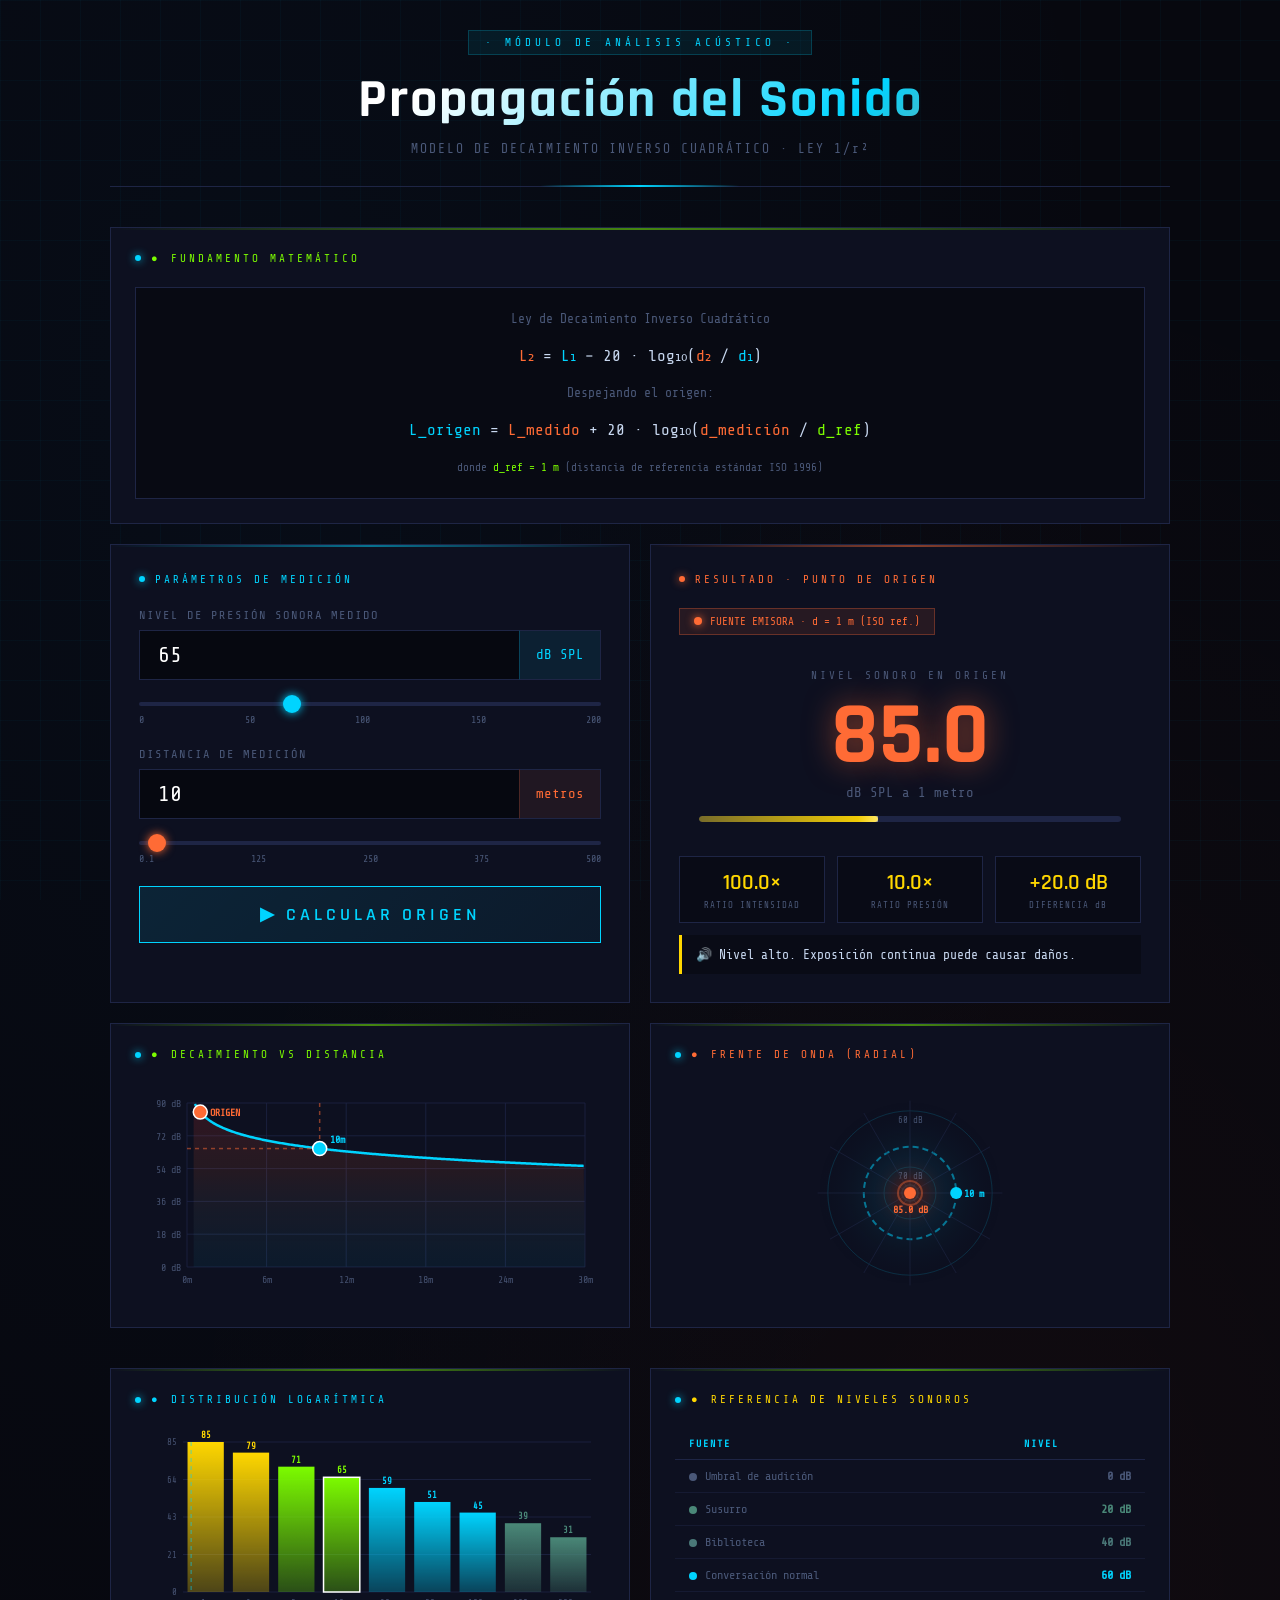
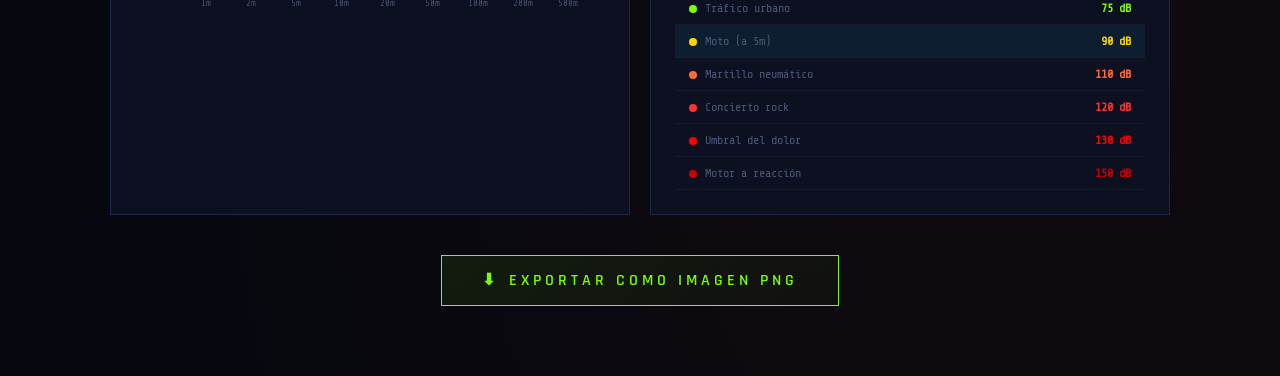
<file: mediciones_sonido/sonido-propagacion.html>
<!DOCTYPE html>
<html lang="es">
<head>
<meta charset="UTF-8">
<meta name="viewport" content="width=device-width, initial-scale=1.0">
<title>Propagación del Sonido · Calculadora Acústica</title>
<link href="https://fonts.googleapis.com/css2?family=Rajdhani:wght@300;400;500;600;700&family=Share+Tech+Mono&family=Exo+2:wght@200;300;400;600&display=swap" rel="stylesheet">
<style>
  :root {
    --bg: #07080f;
    --panel: #0d1020;
    --panel2: #111528;
    --border: #1e2545;
    --accent: #00d4ff;
    --accent2: #ff6b35;
    --accent3: #7cfc00;
    --gold: #ffd700;
    --text: #c8d8f0;
    --text-dim: #4a5878;
    --glow: 0 0 20px rgba(0,212,255,0.3);
    --glow2: 0 0 20px rgba(255,107,53,0.3);
  }

  * { margin: 0; padding: 0; box-sizing: border-box; }

  body {
    background: var(--bg);
    color: var(--text);
    font-family: 'Exo 2', sans-serif;
    min-height: 100vh;
    overflow-x: hidden;
    background-image:
      radial-gradient(ellipse at 20% 20%, rgba(0,100,180,0.05) 0%, transparent 60%),
      radial-gradient(ellipse at 80% 80%, rgba(255,80,30,0.04) 0%, transparent 60%);
  }

  /* GRID DE FONDO */
  body::before {
    content: '';
    position: fixed;
    inset: 0;
    background-image:
      linear-gradient(rgba(0,212,255,0.03) 1px, transparent 1px),
      linear-gradient(90deg, rgba(0,212,255,0.03) 1px, transparent 1px);
    background-size: 40px 40px;
    pointer-events: none;
    z-index: 0;
  }

  .container {
    max-width: 1100px;
    margin: 0 auto;
    padding: 30px 20px 60px;
    position: relative;
    z-index: 1;
  }

  /* HEADER */
  header {
    text-align: center;
    margin-bottom: 40px;
    padding-bottom: 30px;
    border-bottom: 1px solid var(--border);
    position: relative;
  }
  header::after {
    content: '';
    position: absolute;
    bottom: -1px;
    left: 50%;
    transform: translateX(-50%);
    width: 200px;
    height: 2px;
    background: linear-gradient(90deg, transparent, var(--accent), transparent);
  }

  .badge {
    display: inline-block;
    font-family: 'Share Tech Mono', monospace;
    font-size: 11px;
    letter-spacing: 4px;
    color: var(--accent);
    background: rgba(0,212,255,0.08);
    border: 1px solid rgba(0,212,255,0.2);
    padding: 5px 16px;
    margin-bottom: 16px;
    text-transform: uppercase;
  }

  h1 {
    font-family: 'Rajdhani', sans-serif;
    font-size: clamp(2rem, 5vw, 3.4rem);
    font-weight: 700;
    letter-spacing: 2px;
    line-height: 1.1;
    background: linear-gradient(135deg, #fff 30%, var(--accent) 70%, var(--accent2) 100%);
    -webkit-background-clip: text;
    -webkit-text-fill-color: transparent;
    background-clip: text;
  }

  .subtitle {
    margin-top: 10px;
    font-size: 13px;
    color: var(--text-dim);
    letter-spacing: 2px;
    font-family: 'Share Tech Mono', monospace;
  }

  /* LAYOUT PRINCIPAL */
  .main-grid {
    display: grid;
    grid-template-columns: 1fr 1fr;
    gap: 20px;
    margin-bottom: 20px;
  }
  @media(max-width: 700px) { .main-grid { grid-template-columns: 1fr; } }

  /* PANELES */
  .panel {
    background: var(--panel);
    border: 1px solid var(--border);
    padding: 28px;
    position: relative;
    overflow: hidden;
  }
  .panel::before {
    content: '';
    position: absolute;
    top: 0; left: 0; right: 0;
    height: 2px;
    background: linear-gradient(90deg, transparent, var(--accent), transparent);
    opacity: 0.5;
  }
  .panel.accent2::before {
    background: linear-gradient(90deg, transparent, var(--accent2), transparent);
  }
  .panel.accent3::before {
    background: linear-gradient(90deg, transparent, var(--accent3), transparent);
  }

  .panel-title {
    font-family: 'Share Tech Mono', monospace;
    font-size: 11px;
    letter-spacing: 3px;
    color: var(--accent);
    text-transform: uppercase;
    margin-bottom: 22px;
    display: flex;
    align-items: center;
    gap: 10px;
  }
  .panel-title::before {
    content: '';
    width: 6px; height: 6px;
    background: var(--accent);
    border-radius: 50%;
    box-shadow: 0 0 8px var(--accent);
    flex-shrink: 0;
  }
  .panel.accent2 .panel-title { color: var(--accent2); }
  .panel.accent2 .panel-title::before { background: var(--accent2); box-shadow: 0 0 8px var(--accent2); }
  .panel.accent3 .panel-title { color: var(--accent3); }
  .panel.accent3 .panel-title::before { background: var(--accent3); box-shadow: 0 0 8px var(--accent3); }

  /* INPUTS */
  .input-group {
    margin-bottom: 22px;
  }
  .input-label {
    display: block;
    font-size: 12px;
    letter-spacing: 2px;
    color: var(--text-dim);
    margin-bottom: 8px;
    font-family: 'Share Tech Mono', monospace;
    text-transform: uppercase;
  }
  .input-row {
    display: flex;
    align-items: stretch;
    gap: 0;
  }
  .input-field {
    flex: 1;
    background: rgba(0,0,0,0.5);
    border: 1px solid var(--border);
    border-right: none;
    color: #fff;
    font-family: 'Share Tech Mono', monospace;
    font-size: 22px;
    padding: 12px 18px;
    outline: none;
    transition: border-color 0.2s, box-shadow 0.2s;
    -moz-appearance: textfield;
  }
  .input-field::-webkit-outer-spin-button,
  .input-field::-webkit-inner-spin-button { -webkit-appearance: none; }
  .input-field:focus {
    border-color: var(--accent);
    box-shadow: inset 0 0 15px rgba(0,212,255,0.05), 0 0 10px rgba(0,212,255,0.15);
  }
  .input-unit {
    background: rgba(0,212,255,0.08);
    border: 1px solid var(--border);
    border-left: 1px solid rgba(0,212,255,0.2);
    padding: 12px 16px;
    font-family: 'Share Tech Mono', monospace;
    font-size: 14px;
    color: var(--accent);
    display: flex;
    align-items: center;
    white-space: nowrap;
  }

  /* SLIDER */
  .slider-wrap {
    margin-top: 10px;
  }
  input[type="range"] {
    -webkit-appearance: none;
    width: 100%;
    height: 4px;
    background: var(--border);
    outline: none;
    border-radius: 2px;
    cursor: pointer;
  }
  input[type="range"]::-webkit-slider-thumb {
    -webkit-appearance: none;
    width: 18px; height: 18px;
    background: var(--accent);
    border-radius: 50%;
    box-shadow: 0 0 10px var(--accent);
    cursor: pointer;
    transition: transform 0.1s;
  }
  input[type="range"]::-webkit-slider-thumb:hover { transform: scale(1.2); }
  input[type="range"].orange::-webkit-slider-thumb { background: var(--accent2); box-shadow: 0 0 10px var(--accent2); }
  .slider-marks {
    display: flex;
    justify-content: space-between;
    margin-top: 5px;
    font-family: 'Share Tech Mono', monospace;
    font-size: 10px;
    color: var(--text-dim);
  }

  /* BOTÓN */
  .calc-btn {
    width: 100%;
    background: linear-gradient(135deg, rgba(0,212,255,0.1), rgba(0,212,255,0.05));
    border: 1px solid var(--accent);
    color: var(--accent);
    font-family: 'Rajdhani', sans-serif;
    font-size: 18px;
    font-weight: 600;
    letter-spacing: 4px;
    padding: 16px;
    cursor: pointer;
    text-transform: uppercase;
    transition: all 0.2s;
    position: relative;
    overflow: hidden;
  }
  .calc-btn::before {
    content: '';
    position: absolute;
    top: 50%; left: -100%;
    width: 100%; height: 100%;
    background: linear-gradient(90deg, transparent, rgba(0,212,255,0.15), transparent);
    transform: translateY(-50%);
    transition: left 0.4s;
  }
  .calc-btn:hover { background: rgba(0,212,255,0.15); box-shadow: var(--glow); }
  .calc-btn:hover::before { left: 100%; }
  .calc-btn:active { transform: scale(0.99); }

  /* RESULTADO */
  .result-display {
    text-align: center;
    padding: 20px;
  }
  .result-label {
    font-family: 'Share Tech Mono', monospace;
    font-size: 11px;
    letter-spacing: 3px;
    color: var(--text-dim);
    text-transform: uppercase;
    margin-bottom: 10px;
  }
  .result-value {
    font-family: 'Rajdhani', sans-serif;
    font-size: clamp(3rem, 8vw, 5.5rem);
    font-weight: 700;
    line-height: 1;
    transition: all 0.5s;
    position: relative;
  }
  .result-value.cyan { color: var(--accent); text-shadow: 0 0 30px rgba(0,212,255,0.5); }
  .result-value.orange { color: var(--accent2); text-shadow: 0 0 30px rgba(255,107,53,0.5); }
  .result-value.green { color: var(--accent3); text-shadow: 0 0 30px rgba(124,252,0,0.5); }
  .result-value.red { color: #ff3333; text-shadow: 0 0 30px rgba(255,51,51,0.5); }
  .result-unit {
    font-family: 'Share Tech Mono', monospace;
    font-size: 14px;
    color: var(--text-dim);
    margin-top: 5px;
  }

  .meter-bar {
    height: 6px;
    background: var(--border);
    border-radius: 3px;
    margin-top: 16px;
    overflow: hidden;
    position: relative;
  }
  .meter-fill {
    height: 100%;
    border-radius: 3px;
    transition: width 0.8s cubic-bezier(0.25, 1, 0.5, 1), background 0.5s;
    width: 0%;
    position: relative;
  }
  .meter-fill::after {
    content: '';
    position: absolute;
    right: 0; top: 0; bottom: 0;
    width: 20px;
    background: linear-gradient(90deg, transparent, rgba(255,255,255,0.4));
  }

  /* INTERPRETACIÓN */
  .interpretation {
    margin-top: 12px;
    padding: 10px 14px;
    background: rgba(0,0,0,0.3);
    border-left: 3px solid var(--accent);
    font-size: 13px;
    font-family: 'Share Tech Mono', monospace;
    color: var(--text);
    line-height: 1.5;
    transition: border-color 0.3s;
  }

  /* FORMULA */
  .formula-box {
    background: rgba(0,0,0,0.4);
    border: 1px solid var(--border);
    padding: 18px;
    font-family: 'Share Tech Mono', monospace;
    font-size: 13px;
    color: var(--text-dim);
    line-height: 2;
    text-align: center;
  }
  .formula-box .eq {
    font-size: 16px;
    color: var(--text);
    margin: 8px 0;
    display: block;
  }
  .formula-box span.hl { color: var(--accent); }
  .formula-box span.hl2 { color: var(--accent2); }
  .formula-box span.hl3 { color: var(--accent3); }

  /* CANVAS */
  canvas {
    width: 100%;
    display: block;
    background: transparent;
  }

  .chart-panel {
    background: var(--panel);
    border: 1px solid var(--border);
    padding: 24px;
    margin-bottom: 20px;
    position: relative;
  }
  .chart-panel::before {
    content: '';
    position: absolute;
    top: 0; left: 0; right: 0;
    height: 2px;
    background: linear-gradient(90deg, transparent, var(--accent3), transparent);
    opacity: 0.5;
  }

  .charts-grid {
    display: grid;
    grid-template-columns: 1fr 1fr;
    gap: 20px;
    margin-bottom: 20px;
  }
  @media(max-width: 700px) { .charts-grid { grid-template-columns: 1fr; } }

  /* TABLA DE REFERENCIA */
  .ref-table {
    width: 100%;
    border-collapse: collapse;
    font-family: 'Share Tech Mono', monospace;
    font-size: 12px;
  }
  .ref-table th {
    text-align: left;
    padding: 10px 14px;
    color: var(--accent);
    border-bottom: 1px solid var(--border);
    letter-spacing: 2px;
    font-size: 10px;
    text-transform: uppercase;
  }
  .ref-table td {
    padding: 9px 14px;
    border-bottom: 1px solid rgba(30,37,69,0.5);
    color: var(--text-dim);
    transition: color 0.3s;
  }
  .ref-table tr:hover td { color: var(--text); background: rgba(0,212,255,0.03); }
  .ref-table td:last-child { text-align: right; }
  .dot {
    display: inline-block;
    width: 8px; height: 8px;
    border-radius: 50%;
    margin-right: 8px;
    vertical-align: middle;
  }

  /* ONDAS ANIMADAS */
  .wave-visual {
    position: relative;
    height: 80px;
    overflow: hidden;
    margin: 16px 0;
  }

  /* INDICADOR DE RATIO */
  .ratio-display {
    display: flex;
    gap: 12px;
    margin-top: 14px;
  }
  .ratio-item {
    flex: 1;
    background: rgba(0,0,0,0.3);
    border: 1px solid var(--border);
    padding: 12px;
    text-align: center;
  }
  .ratio-item .r-val {
    font-family: 'Rajdhani', sans-serif;
    font-size: 22px;
    font-weight: 600;
    color: var(--gold);
  }
  .ratio-item .r-label {
    font-family: 'Share Tech Mono', monospace;
    font-size: 9px;
    color: var(--text-dim);
    letter-spacing: 1px;
    margin-top: 3px;
  }

  .full-panel {
    grid-column: 1 / -1;
  }

  /* BOTÓN EXPORTAR */
  .export-btn {
    display: inline-flex;
    align-items: center;
    gap: 10px;
    background: linear-gradient(135deg, rgba(124,252,0,0.08), rgba(124,252,0,0.03));
    border: 1px solid var(--accent3);
    color: var(--accent3);
    font-family: 'Rajdhani', sans-serif;
    font-size: 16px;
    font-weight: 600;
    letter-spacing: 4px;
    padding: 14px 40px;
    cursor: pointer;
    text-transform: uppercase;
    transition: all 0.25s;
    position: relative;
    overflow: hidden;
  }
  .export-btn::before {
    content: '';
    position: absolute;
    top: 50%; left: -100%;
    width: 100%; height: 100%;
    background: linear-gradient(90deg, transparent, rgba(124,252,0,0.12), transparent);
    transform: translateY(-50%);
    transition: left 0.4s;
  }
  .export-btn:hover { background: rgba(124,252,0,0.12); box-shadow: 0 0 20px rgba(124,252,0,0.25); }
  .export-btn:hover::before { left: 100%; }
  .export-btn:active { transform: scale(0.99); }
  .export-btn:disabled { opacity: 0.5; cursor: not-allowed; }
  .export-btn.loading { animation: pulse-border 0.8s infinite; }

  /* ANIMACIÓN PULSO */
  @keyframes pulse-border {
    0%, 100% { opacity: 0.5; }
    50% { opacity: 1; }
  }
  @keyframes fade-in-up {
    from { opacity: 0; transform: translateY(10px); }
    to { opacity: 1; transform: translateY(0); }
  }
  .animated { animation: fade-in-up 0.4s ease forwards; }

  /* PUNTO ORIGEN INDICADOR */
  .origin-badge {
    display: inline-flex;
    align-items: center;
    gap: 8px;
    background: rgba(255,107,53,0.1);
    border: 1px solid rgba(255,107,53,0.3);
    padding: 6px 14px;
    font-family: 'Share Tech Mono', monospace;
    font-size: 11px;
    color: var(--accent2);
    margin-bottom: 14px;
  }
  .origin-dot {
    width: 8px; height: 8px;
    background: var(--accent2);
    border-radius: 50%;
    animation: pulse-border 1.5s infinite;
    box-shadow: 0 0 8px var(--accent2);
  }
</style>
</head>
<body>
<div class="container">

  <header>
    <div class="badge">· MÓDULO DE ANÁLISIS ACÚSTICO ·</div>
    <h1>Propagación del Sonido</h1>
    <p class="subtitle">MODELO DE DECAIMIENTO INVERSO CUADRÁTICO · LEY 1/r²</p>
  </header>

  <!-- FÓRMULA -->
  <div class="chart-panel" style="margin-bottom:20px;">
    <div class="panel-title" style="color:var(--accent3)">
      <span style="color:var(--accent3)">●</span> FUNDAMENTO MATEMÁTICO
    </div>
    <div class="formula-box">
      <span>Ley de Decaimiento Inverso Cuadrático</span>
      <span class="eq">
        <span class="hl2">L₂</span> = <span class="hl">L₁</span> − 20 · log₁₀(<span class="hl2">d₂</span> / <span class="hl">d₁</span>)
      </span>
      <span>Despejando el origen:</span>
      <span class="eq">
        <span class="hl">L_origen</span> = <span class="hl2">L_medido</span> + 20 · log₁₀(<span class="hl2">d_medición</span> / <span class="hl3">d_ref</span>)
      </span>
      <span style="font-size:11px">donde <span class="hl3">d_ref = 1 m</span> (distancia de referencia estándar ISO 1996)</span>
    </div>
  </div>

  <!-- INPUTS + RESULTADO -->
  <div class="main-grid">
    <!-- PANEL DE ENTRADA -->
    <div class="panel">
      <div class="panel-title">PARÁMETROS DE MEDICIÓN</div>

      <div class="input-group">
        <label class="input-label">Nivel de Presión Sonora Medido</label>
        <div class="input-row">
          <input class="input-field" type="number" id="db-input" value="65" min="0" max="200" step="0.5">
          <div class="input-unit">dB SPL</div>
        </div>
        <div class="slider-wrap">
          <input type="range" id="db-slider" min="0" max="200" step="0.5" value="65">
          <div class="slider-marks"><span>0</span><span>50</span><span>100</span><span>150</span><span>200</span></div>
        </div>
      </div>

      <div class="input-group">
        <label class="input-label">Distancia de Medición</label>
        <div class="input-row">
          <input class="input-field" type="number" id="dist-input" value="10" min="0.1" max="1000" step="0.1">
          <div class="input-unit" style="color:var(--accent2);background:rgba(255,107,53,0.08);border-left-color:rgba(255,107,53,0.2)">metros</div>
        </div>
        <div class="slider-wrap">
          <input type="range" class="orange" id="dist-slider" min="0.1" max="500" step="0.1" value="10">
          <div class="slider-marks"><span>0.1</span><span>125</span><span>250</span><span>375</span><span>500</span></div>
        </div>
      </div>

      <button class="calc-btn" onclick="calculate()">▶ CALCULAR ORIGEN</button>
    </div>

    <!-- PANEL DE RESULTADO -->
    <div class="panel accent2">
      <div class="panel-title">RESULTADO · PUNTO DE ORIGEN</div>
      <div class="origin-badge"><div class="origin-dot"></div> FUENTE EMISORA · d = 1 m (ISO ref.)</div>

      <div class="result-display">
        <div class="result-label">Nivel Sonoro en Origen</div>
        <div class="result-value cyan" id="result-db">—</div>
        <div class="result-unit">dB SPL a 1 metro</div>
        <div class="meter-bar"><div class="meter-fill" id="meter-fill"></div></div>
      </div>

      <div class="ratio-display">
        <div class="ratio-item">
          <div class="r-val" id="ratio-intensidad">—</div>
          <div class="r-label">RATIO INTENSIDAD</div>
        </div>
        <div class="ratio-item">
          <div class="r-val" id="ratio-presion">—</div>
          <div class="r-label">RATIO PRESIÓN</div>
        </div>
        <div class="ratio-item">
          <div class="r-val" id="delta-db">—</div>
          <div class="r-label">DIFERENCIA dB</div>
        </div>
      </div>

      <div class="interpretation" id="interpretation">
        Ingresá los valores y presioná CALCULAR
      </div>
    </div>
  </div>

  <!-- GRÁFICOS -->
  <div class="charts-grid">
    <div class="chart-panel">
      <div class="panel-title" style="color:var(--accent3)"><span style="color:var(--accent3)">●</span> DECAIMIENTO vs DISTANCIA</div>
      <canvas id="chart-decay" height="220"></canvas>
    </div>
    <div class="chart-panel">
      <div class="panel-title" style="color:var(--accent2)"><span style="color:var(--accent2)">●</span> FRENTE DE ONDA (RADIAL)</div>
      <canvas id="chart-wave" height="220"></canvas>
    </div>
  </div>

  <div class="charts-grid">
    <div class="chart-panel">
      <div class="panel-title"><span>●</span> DISTRIBUCIÓN LOGARÍTMICA</div>
      <canvas id="chart-bar" height="200"></canvas>
    </div>
    <div class="chart-panel">
      <div class="panel-title" style="color:var(--gold)"><span style="color:var(--gold)">●</span> REFERENCIA DE NIVELES SONOROS</div>
      <div style="overflow-x:auto;">
        <table class="ref-table" id="ref-table">
          <thead><tr><th>Fuente</th><th>Nivel</th></tr></thead>
          <tbody></tbody>
        </table>
      </div>
    </div>
  </div>

  <!-- BOTÓN EXPORTAR -->
  <div style="text-align:center; margin-top:10px; padding-bottom:10px;">
    <button class="export-btn" id="export-btn" onclick="exportImage()">
      <span id="export-icon">⬇</span> <span id="export-label">EXPORTAR COMO IMAGEN PNG</span>
    </button>
  </div>

</div>

<script>
// ─── ESTADO ───────────────────────────────────────────────────────────────────
let currentDb = 65, currentDist = 10, currentResult = null;

// ─── SINCRONIZACIÓN INPUTS / SLIDERS ─────────────────────────────────────────
const dbInput = document.getElementById('db-input');
const dbSlider = document.getElementById('db-slider');
const distInput = document.getElementById('dist-input');
const distSlider = document.getElementById('dist-slider');

dbInput.addEventListener('input', () => { dbSlider.value = dbInput.value; calculate(); });
dbSlider.addEventListener('input', () => { dbInput.value = dbSlider.value; calculate(); });
distInput.addEventListener('input', () => { distSlider.value = distInput.value; calculate(); });
distSlider.addEventListener('input', () => { distInput.value = distSlider.value; calculate(); });

// ─── TABLA DE REFERENCIAS ────────────────────────────────────────────────────
const REF = [
  { src: 'Umbral de audición', db: 0,   color: '#4a5878' },
  { src: 'Susurro', db: 20,  color: '#4a8878' },
  { src: 'Biblioteca',        db: 40,  color: '#4a7878' },
  { src: 'Conversación normal',db: 60, color: '#00d4ff' },
  { src: 'Tráfico urbano',    db: 75,  color: '#7cfc00' },
  { src: 'Moto (a 5m)',       db: 90,  color: '#ffd700' },
  { src: 'Martillo neumático',db: 110, color: '#ff6b35' },
  { src: 'Concierto rock',    db: 120, color: '#ff3333' },
  { src: 'Umbral del dolor',  db: 130, color: '#ff0000' },
  { src: 'Motor a reacción',  db: 150, color: '#cc0000' },
];

function getColorForDb(db) {
  if (db < 40)  return '#4a8878';
  if (db < 60)  return '#00d4ff';
  if (db < 75)  return '#7cfc00';
  if (db < 90)  return '#ffd700';
  if (db < 110) return '#ff6b35';
  if (db < 130) return '#ff3333';
  return '#cc0000';
}

function getInterpretation(db) {
  if (db < 0)   return { text: 'Por debajo del umbral de audición humana.', cls: 'cyan' };
  if (db < 30)  return { text: '🔕 Silencio casi absoluto. Ambiente anecóico.', cls: 'cyan' };
  if (db < 50)  return { text: '🤫 Ambiente muy silencioso. Biblioteca o dormitorio.', cls: 'cyan' };
  if (db < 70)  return { text: '🗣️ Conversación normal. Zona de confort auditivo.', cls: 'green' };
  if (db < 85)  return { text: '⚠️ Tráfico o maquinaria suave. Exposición prolongada: moderada.', cls: 'green' };
  if (db < 100) return { text: '🔊 Nivel alto. Exposición continua puede causar daños.', cls: 'orange' };
  if (db < 120) return { text: '⚠️ RIESGO AUDITIVO. Usar protección obligatoria.', cls: 'orange' };
  if (db < 140) return { text: '🚨 PELIGROSO. Umbral del dolor. Daño inmediato posible.', cls: 'red' };
  return { text: '☢️ EXTREMADAMENTE PELIGROSO. Daño auditivo instantáneo.', cls: 'red' };
}

// Llenar tabla de referencia
(function fillTable() {
  const tbody = document.querySelector('#ref-table tbody');
  REF.forEach(r => {
    const tr = document.createElement('tr');
    tr.innerHTML = `
      <td><span class="dot" style="background:${r.color}"></span>${r.src}</td>
      <td style="color:${r.color};font-weight:600">${r.db} dB</td>`;
    tbody.appendChild(tr);
  });
})();

// ─── CÁLCULO PRINCIPAL ────────────────────────────────────────────────────────
function calculate() {
  const dBMedido = parseFloat(dbInput.value);
  const dist = parseFloat(distInput.value);

  if (isNaN(dBMedido) || isNaN(dist) || dist <= 0) return;

  // L_origen = L_medido + 20·log10(d/1)
  const dRef = 1;
  const dBOrigen = dBMedido + 20 * Math.log10(dist / dRef);
  const delta = dBOrigen - dBMedido;

  currentDb = dBMedido;
  currentDist = dist;
  currentResult = dBOrigen;

  // Actualizar display
  const resEl = document.getElementById('result-db');
  resEl.textContent = dBOrigen.toFixed(1);
  const interp = getInterpretation(dBOrigen);
  resEl.className = `result-value ${interp.cls} animated`;

  // Meter bar
  const fill = document.getElementById('meter-fill');
  const pct = Math.min(100, Math.max(0, (dBOrigen / 200) * 100));
  const mColor = getColorForDb(dBOrigen);
  fill.style.width = pct + '%';
  fill.style.background = `linear-gradient(90deg, ${mColor}66, ${mColor})`;

  // Ratios
  const ratioI = Math.pow(dist / dRef, 2).toFixed(1) + '×';
  const ratioP = (dist / dRef).toFixed(1) + '×';
  document.getElementById('ratio-intensidad').textContent = ratioI;
  document.getElementById('ratio-presion').textContent = ratioP;
  document.getElementById('delta-db').textContent = '+' + delta.toFixed(1) + ' dB';

  // Interpretación
  const interpBox = document.getElementById('interpretation');
  interpBox.textContent = interp.text;
  interpBox.style.borderLeftColor = getColorForDb(dBOrigen);

  // Actualizar tabla (resaltar fila más cercana)
  highlightRef(dBOrigen);

  // Dibujar gráficos
  drawDecayChart();
  drawWaveChart();
  drawBarChart();
}

function highlightRef(db) {
  const rows = document.querySelectorAll('#ref-table tbody tr');
  let closest = -1, minDiff = Infinity;
  REF.forEach((r, i) => {
    const d = Math.abs(r.db - db);
    if (d < minDiff) { minDiff = d; closest = i; }
  });
  rows.forEach((r, i) => {
    r.style.background = i === closest ? 'rgba(0,212,255,0.07)' : '';
  });
}

// ─── GRÁFICO 1: DECAIMIENTO vs DISTANCIA ─────────────────────────────────────
function drawDecayChart() {
  const canvas = document.getElementById('chart-decay');
  const ctx = canvas.getContext('2d');
  const W = canvas.width = canvas.offsetWidth * window.devicePixelRatio;
  const H = canvas.height = 220 * window.devicePixelRatio;
  const sc = window.devicePixelRatio;
  ctx.clearRect(0, 0, W, H);

  const pad = { t: 20*sc, r: 20*sc, b: 36*sc, l: 52*sc };
  const cW = W - pad.l - pad.r;
  const cH = H - pad.t - pad.b;

  const dbOri = currentResult !== null ? currentResult : currentDb + 20 * Math.log10(currentDist);
  const maxDist = Math.max(currentDist * 2.5, 30);
  const dbMax = Math.ceil((dbOri + 5) / 10) * 10;
  const dbMin = Math.max(0, Math.floor((dbOri - 80) / 10) * 10);

  // Grid
  ctx.strokeStyle = 'rgba(30,37,69,0.8)';
  ctx.lineWidth = 1;
  for (let i = 0; i <= 5; i++) {
    const y = pad.t + (cH / 5) * i;
    ctx.beginPath(); ctx.moveTo(pad.l, y); ctx.lineTo(pad.l + cW, y);
    ctx.stroke();
    const val = dbMax - ((dbMax - dbMin) / 5) * i;
    ctx.fillStyle = 'rgba(74,88,120,0.9)';
    ctx.font = `${10*sc}px Share Tech Mono`;
    ctx.textAlign = 'right';
    ctx.fillText(val.toFixed(0) + ' dB', pad.l - 6*sc, y + 4*sc);
  }
  for (let i = 0; i <= 5; i++) {
    const x = pad.l + (cW / 5) * i;
    ctx.beginPath(); ctx.moveTo(x, pad.t); ctx.lineTo(x, pad.t + cH);
    ctx.stroke();
    const val = (maxDist / 5) * i;
    ctx.fillStyle = 'rgba(74,88,120,0.9)';
    ctx.textAlign = 'center';
    ctx.fillText(val.toFixed(0) + 'm', x, pad.t + cH + 16*sc);
  }

  // Zonas de peligro (fondo)
  function dbToY(db) {
    return pad.t + cH - ((db - dbMin) / (dbMax - dbMin)) * cH;
  }
  function distToX(d) {
    return pad.l + (d / maxDist) * cW;
  }

  // Área rellena bajo la curva
  const gradient = ctx.createLinearGradient(0, pad.t, 0, pad.t + cH);
  gradient.addColorStop(0, 'rgba(255,51,51,0.15)');
  gradient.addColorStop(0.4, 'rgba(255,107,53,0.1)');
  gradient.addColorStop(1, 'rgba(0,212,255,0.05)');

  ctx.beginPath();
  ctx.moveTo(distToX(0.5), dbToY(dbOri));
  let firstX = distToX(0.5), firstY = dbToY(dbOri);
  for (let d = 0.5; d <= maxDist; d += maxDist / 200) {
    const db = dbOri + 20 * Math.log10(1 / d);
    const x = distToX(d);
    const y = dbToY(db);
    ctx.lineTo(x, y);
  }
  ctx.lineTo(distToX(maxDist), pad.t + cH);
  ctx.lineTo(firstX, pad.t + cH);
  ctx.closePath();
  ctx.fillStyle = gradient;
  ctx.fill();

  // Curva principal
  ctx.beginPath();
  ctx.moveTo(firstX, firstY);
  let first = true;
  for (let d = 0.5; d <= maxDist; d += maxDist / 300) {
    const db = dbOri + 20 * Math.log10(1 / d);
    const x = distToX(d);
    const y = dbToY(db);
    if (y < pad.t) continue;
    if (first) { ctx.moveTo(x, y); first = false; } else ctx.lineTo(x, y);
  }
  ctx.strokeStyle = '#00d4ff';
  ctx.lineWidth = 2.5 * sc;
  ctx.stroke();

  // Punto medición
  const xM = distToX(currentDist);
  const yM = dbToY(currentDb);
  // Líneas punteadas
  ctx.setLineDash([4*sc, 4*sc]);
  ctx.strokeStyle = 'rgba(255,107,53,0.5)';
  ctx.lineWidth = 1.5*sc;
  ctx.beginPath(); ctx.moveTo(xM, pad.t); ctx.lineTo(xM, yM); ctx.stroke();
  ctx.beginPath(); ctx.moveTo(pad.l, yM); ctx.lineTo(xM, yM); ctx.stroke();
  ctx.setLineDash([]);

  // Punto origen (d=1)
  const xO = distToX(1);
  const yO = dbToY(dbOri);
  ctx.beginPath();
  ctx.arc(xO, yO, 7*sc, 0, Math.PI*2);
  ctx.fillStyle = '#ff6b35';
  ctx.fill();
  ctx.strokeStyle = '#fff';
  ctx.lineWidth = 1.5*sc;
  ctx.stroke();
  ctx.fillStyle = '#ff6b35';
  ctx.font = `bold ${10*sc}px Share Tech Mono`;
  ctx.textAlign = 'left';
  ctx.fillText('ORIGEN', xO + 10*sc, yO + 4*sc);

  // Punto medición
  ctx.beginPath();
  ctx.arc(xM, yM, 7*sc, 0, Math.PI*2);
  ctx.fillStyle = '#00d4ff';
  ctx.fill();
  ctx.strokeStyle = '#fff';
  ctx.lineWidth = 1.5*sc;
  ctx.stroke();
  ctx.fillStyle = '#00d4ff';
  ctx.font = `bold ${10*sc}px Share Tech Mono`;
  ctx.textAlign = 'left';
  ctx.fillText(`${currentDist}m`, xM + 10*sc, yM - 6*sc);
}

// ─── GRÁFICO 2: FRENTE DE ONDA RADIAL ────────────────────────────────────────
function drawWaveChart() {
  const canvas = document.getElementById('chart-wave');
  const ctx = canvas.getContext('2d');
  const W = canvas.width = canvas.offsetWidth * window.devicePixelRatio;
  const H = canvas.height = 220 * window.devicePixelRatio;
  const sc = window.devicePixelRatio;
  ctx.clearRect(0, 0, W, H);

  const cx = W / 2, cy = H / 2;
  const dbOri = currentResult !== null ? currentResult : currentDb + 20 * Math.log10(currentDist);
  const maxR = Math.min(W, H) * 0.42;
  const maxDist = Math.max(currentDist * 1.5, 20);

  // Ondas concéntricas (isofónicas)
  const levels = [10, 20, 30, 40, 50, 60, 70, 80];
  levels.forEach(lvl => {
    const dAtLvl = Math.pow(10, (dbOri - lvl) / 20);
    const r = (dAtLvl / maxDist) * maxR;
    if (r > 3 && r < maxR * 1.5) {
      ctx.beginPath();
      ctx.arc(cx, cy, Math.min(r, maxR), 0, Math.PI * 2);
      const alpha = 0.15 - (lvl / 80) * 0.1;
      ctx.strokeStyle = `rgba(0,212,255,${alpha + 0.08})`;
      ctx.lineWidth = 1 * sc;
      ctx.stroke();

      // Etiqueta dB
      if (r < maxR - 10*sc && r > 15*sc) {
        ctx.fillStyle = `rgba(74,88,120,0.9)`;
        ctx.font = `${9*sc}px Share Tech Mono`;
        ctx.textAlign = 'center';
        ctx.fillText(lvl + ' dB', cx, cy - r + 12*sc);
      }
    }
  });

  // Punto medición (círculo)
  const rM = (currentDist / maxDist) * maxR;
  ctx.beginPath();
  ctx.arc(cx, cy, Math.min(rM, maxR), 0, Math.PI * 2);
  ctx.strokeStyle = 'rgba(0,212,255,0.5)';
  ctx.lineWidth = 2 * sc;
  ctx.setLineDash([6*sc, 4*sc]);
  ctx.stroke();
  ctx.setLineDash([]);

  // Rayos
  for (let a = 0; a < Math.PI * 2; a += Math.PI / 6) {
    ctx.beginPath();
    ctx.moveTo(cx, cy);
    ctx.lineTo(cx + Math.cos(a) * maxR, cy + Math.sin(a) * maxR);
    ctx.strokeStyle = 'rgba(30,37,69,0.6)';
    ctx.lineWidth = 1 * sc;
    ctx.stroke();
  }

  // Gradiente de energía
  const grad = ctx.createRadialGradient(cx, cy, 0, cx, cy, maxR);
  grad.addColorStop(0, 'rgba(255,107,53,0.3)');
  grad.addColorStop(0.15, 'rgba(255,107,53,0.15)');
  grad.addColorStop(0.4, 'rgba(0,212,255,0.06)');
  grad.addColorStop(1, 'rgba(0,0,0,0)');
  ctx.beginPath();
  ctx.arc(cx, cy, maxR, 0, Math.PI * 2);
  ctx.fillStyle = grad;
  ctx.fill();

  // Punto origen
  ctx.beginPath();
  ctx.arc(cx, cy, 6*sc, 0, Math.PI * 2);
  ctx.fillStyle = '#ff6b35';
  ctx.fill();
  ctx.beginPath();
  ctx.arc(cx, cy, 12*sc, 0, Math.PI * 2);
  ctx.strokeStyle = 'rgba(255,107,53,0.4)';
  ctx.lineWidth = 2*sc;
  ctx.stroke();

  // Punto de medición en la derecha (0°)
  const pmX = cx + Math.min(rM, maxR);
  const pmY = cy;
  ctx.beginPath();
  ctx.arc(pmX, pmY, 6*sc, 0, Math.PI * 2);
  ctx.fillStyle = '#00d4ff';
  ctx.fill();

  // Etiqueta distancia
  ctx.fillStyle = '#00d4ff';
  ctx.font = `bold ${10*sc}px Share Tech Mono`;
  ctx.textAlign = 'left';
  ctx.fillText(`${currentDist} m`, pmX + 8*sc, pmY + 4*sc);

  // Eje dB en origen
  ctx.fillStyle = '#ff6b35';
  ctx.font = `bold ${10*sc}px Share Tech Mono`;
  ctx.textAlign = 'center';
  ctx.fillText(`${dbOri.toFixed(1)} dB`, cx, cy + 20*sc);
}

// ─── GRÁFICO 3: BARRAS LOGARÍTMICAS ──────────────────────────────────────────
function drawBarChart() {
  const canvas = document.getElementById('chart-bar');
  const ctx = canvas.getContext('2d');
  const W = canvas.width = canvas.offsetWidth * window.devicePixelRatio;
  const H = canvas.height = 200 * window.devicePixelRatio;
  const sc = window.devicePixelRatio;
  ctx.clearRect(0, 0, W, H);

  const pad = { t: 14*sc, r: 14*sc, b: 36*sc, l: 48*sc };
  const cW = W - pad.l - pad.r;
  const cH = H - pad.t - pad.b;

  const dbOri = currentResult !== null ? currentResult : currentDb + 20 * Math.log10(currentDist);

  // Distancias para las barras
  const distances = [1, 2, 5, 10, 20, 50, 100, 200, 500];
  const values = distances.map(d => dbOri + 20 * Math.log10(1 / d));
  const maxVal = Math.max(...values, 20);
  const minVal = Math.min(0, ...values);

  const bW = cW / distances.length;

  // Grid
  for (let i = 0; i <= 4; i++) {
    const y = pad.t + (cH / 4) * i;
    ctx.beginPath(); ctx.moveTo(pad.l, y); ctx.lineTo(pad.l + cW, y);
    ctx.strokeStyle = 'rgba(30,37,69,0.8)';
    ctx.lineWidth = 1;
    ctx.stroke();
    const val = maxVal - ((maxVal - minVal) / 4) * i;
    ctx.fillStyle = 'rgba(74,88,120,0.9)';
    ctx.font = `${9*sc}px Share Tech Mono`;
    ctx.textAlign = 'right';
    ctx.fillText(val.toFixed(0), pad.l - 6*sc, y + 3*sc);
  }

  // Barras
  distances.forEach((d, i) => {
    const v = values[i];
    const barH = Math.max(0, ((v - minVal) / (maxVal - minVal)) * cH);
    const x = pad.l + i * bW + bW * 0.1;
    const bw = bW * 0.8;
    const y = pad.t + cH - barH;

    const color = getColorForDb(v);

    // Barra con gradiente
    const grad = ctx.createLinearGradient(0, y, 0, pad.t + cH);
    grad.addColorStop(0, color);
    grad.addColorStop(1, color + '44');
    ctx.fillStyle = grad;
    ctx.fillRect(x, y, bw, barH);

    // Resaltado punto medición
    if (Math.abs(d - currentDist) < d * 0.5) {
      ctx.strokeStyle = '#fff';
      ctx.lineWidth = 1.5*sc;
      ctx.strokeRect(x, y, bw, barH);
    }

    // Etiqueta distancia
    ctx.fillStyle = 'rgba(74,88,120,0.9)';
    ctx.font = `${9*sc}px Share Tech Mono`;
    ctx.textAlign = 'center';
    ctx.fillText(d < 1000 ? d + 'm' : (d/1000)+'km', x + bw/2, pad.t + cH + 14*sc);

    // Valor dB
    if (v > minVal + (maxVal - minVal) * 0.15 && v < 1000) {
      ctx.fillStyle = color;
      ctx.font = `bold ${9*sc}px Share Tech Mono`;
      ctx.fillText(v.toFixed(0), x + bw/2, y - 4*sc);
    }
  });

  // Línea punto de medición
  const xM = pad.l + (currentDist / distances[distances.length - 1]) * cW;
  if (xM > pad.l && xM < pad.l + cW) {
    ctx.beginPath();
    ctx.moveTo(xM, pad.t);
    ctx.lineTo(xM, pad.t + cH);
    ctx.setLineDash([4*sc, 4*sc]);
    ctx.strokeStyle = 'rgba(0,212,255,0.4)';
    ctx.lineWidth = 1.5*sc;
    ctx.stroke();
    ctx.setLineDash([]);
  }
}

// ─── REDIMENSIONADO ───────────────────────────────────────────────────────────
window.addEventListener('resize', () => {
  if (currentResult !== null) {
    drawDecayChart(); drawWaveChart(); drawBarChart();
  }
});

// ─── EXPORTAR COMO IMAGEN ─────────────────────────────────────────────────────
async function exportImage() {
  const btn = document.getElementById('export-btn');
  const labelEl = document.getElementById('export-label');
  const iconEl = document.getElementById('export-icon');

  btn.disabled = true;
  btn.classList.add('loading');
  labelEl.textContent = 'GENERANDO IMAGEN...';
  iconEl.textContent = '⏳';

  try {
    // Cargar html2canvas dinámicamente
    if (!window.html2canvas) {
      await new Promise((resolve, reject) => {
        const s = document.createElement('script');
        s.src = 'https://cdnjs.cloudflare.com/ajax/libs/html2canvas/1.4.1/html2canvas.min.js';
        s.onload = resolve;
        s.onerror = reject;
        document.head.appendChild(s);
      });
    }

    // Redibujar canvases con fondo sólido para la captura
    drawDecayChart(); drawWaveChart(); drawBarChart();

    const element = document.querySelector('.container');

    const canvas = await html2canvas(element, {
      backgroundColor: '#07080f',
      scale: 2,
      useCORS: true,
      allowTaint: true,
      logging: false,
      onclone: (doc) => {
        // Asegurar fondo correcto en el clon
        doc.body.style.background = '#07080f';
      }
    });

    // Descargar
    const link = document.createElement('a');
    const dbVal = document.getElementById('result-db').textContent;
    const ts = new Date().toISOString().slice(0,16).replace('T','-').replace(':','h');
    link.download = `sonido-${dbVal.replace('—','calculadora')}dB-${ts}.png`;
    link.href = canvas.toDataURL('image/png', 1.0);
    link.click();

    labelEl.textContent = '✓ IMAGEN DESCARGADA';
    iconEl.textContent = '✅';
    setTimeout(() => {
      labelEl.textContent = 'EXPORTAR COMO IMAGEN PNG';
      iconEl.textContent = '⬇';
      btn.disabled = false;
      btn.classList.remove('loading');
    }, 2500);

  } catch (err) {
    console.error(err);
    labelEl.textContent = 'ERROR AL EXPORTAR';
    iconEl.textContent = '❌';
    setTimeout(() => {
      labelEl.textContent = 'EXPORTAR COMO IMAGEN PNG';
      iconEl.textContent = '⬇';
      btn.disabled = false;
      btn.classList.remove('loading');
    }, 2500);
  }
}

// ─── INICIO ───────────────────────────────────────────────────────────────────
calculate();
</script>
</body>
</html>
</file>
